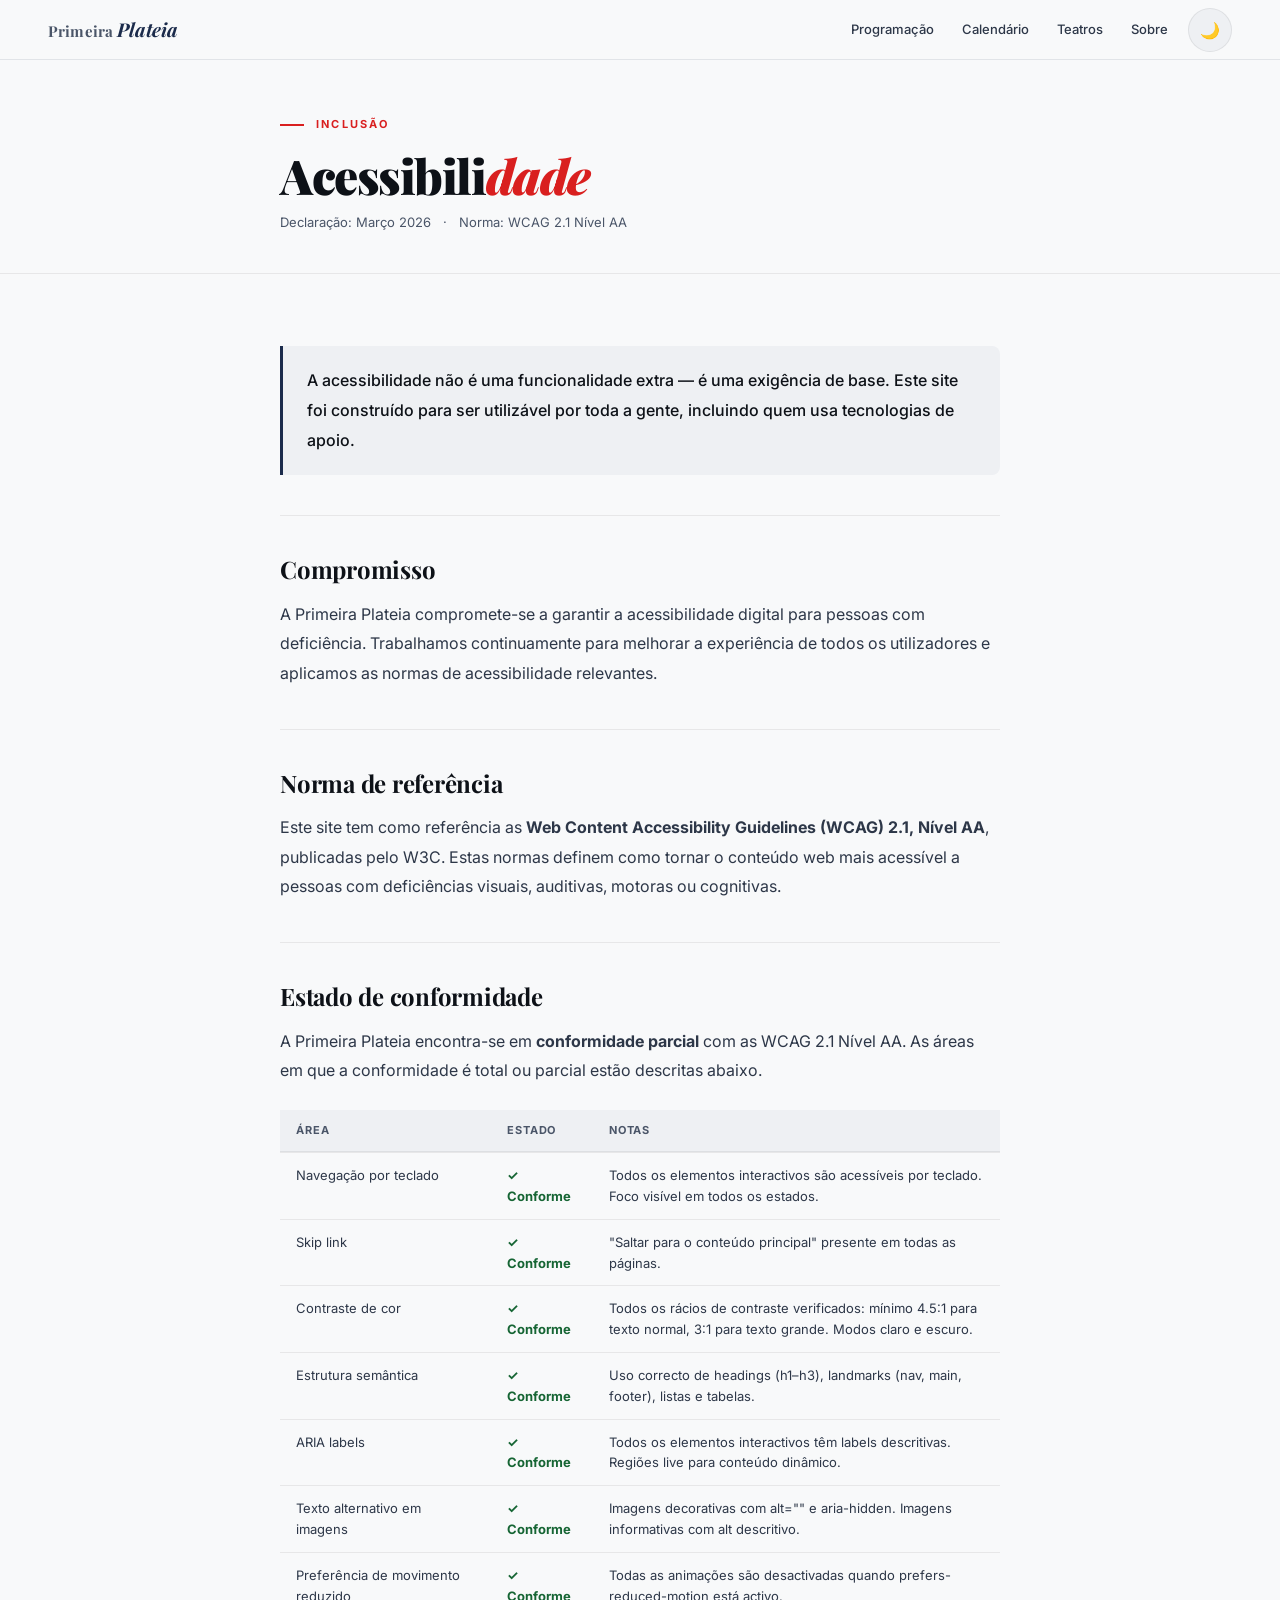
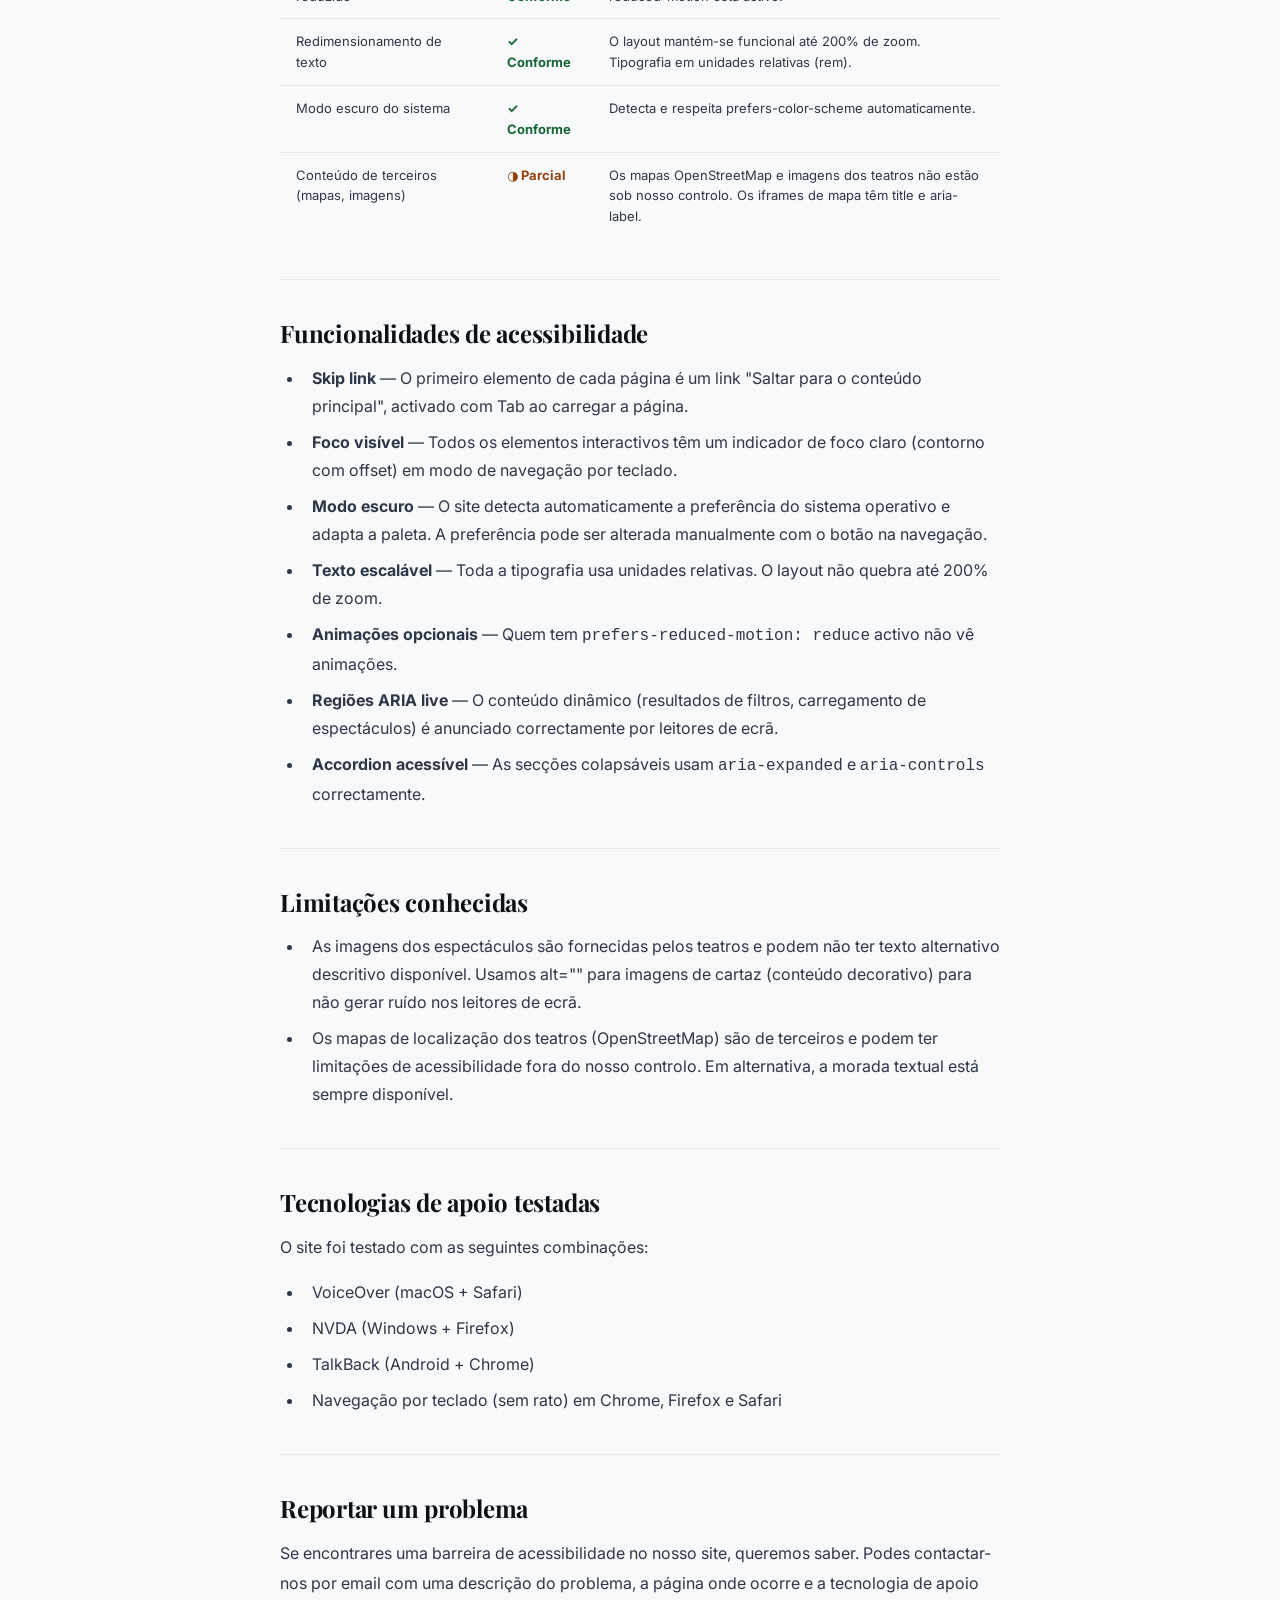
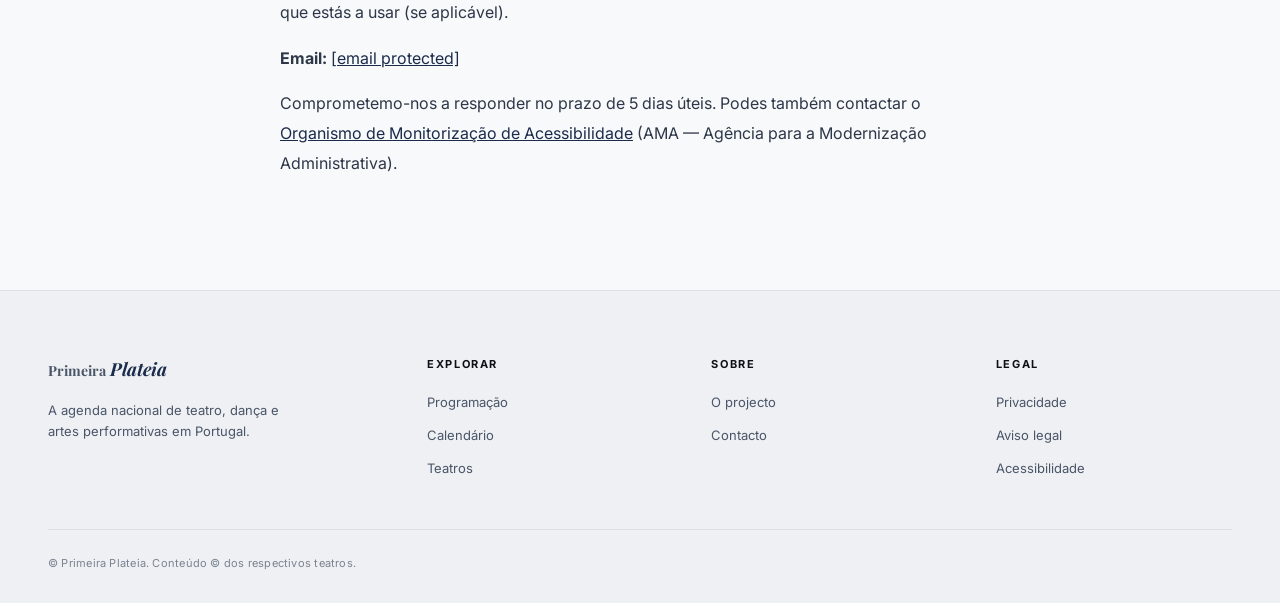
<file: acessibilidade/index.html>
<!DOCTYPE html>
<html lang="pt-PT">
<head>
<meta charset="UTF-8"/>
<meta name="viewport" content="width=device-width,initial-scale=1"/>
<title>Acessibilidade — Primeira Plateia</title>
<meta name="description" content="Declaração de acessibilidade da Primeira Plateia. Conformidade WCAG 2.1, funcionalidades e como reportar problemas."/>
<meta name="theme-color" content="#1B2B4B"/>
<meta name="robots" content="index, follow"/>
<link rel="canonical" href="https://www.primeiraplateia.pt/acessibilidade/"/>
<link rel="manifest" href="../manifest.webmanifest"/>
<link rel="apple-touch-icon" href="../icons/icon-192.png"/>
<link rel="preconnect" href="https://fonts.googleapis.com"/>
<link rel="preconnect" href="https://fonts.gstatic.com" crossorigin/>
<link rel="stylesheet" href="../fonts/fonts.css"/>
<link rel="stylesheet" href="../design/tokens.css"/>
<link rel="stylesheet" href="../design/base.css"/>
<script>(function(){var s=localStorage.getItem('pp-theme');var sys=window.matchMedia('(prefers-color-scheme: dark)').matches?'dark':'light';document.documentElement.setAttribute('data-theme',s||sys);})();</script>
<style>
.legal-hero{padding:calc(var(--nav-h) + var(--space-12)) var(--space-12) var(--space-10);border-bottom:1px solid var(--surface-card-border);background:var(--surface-bg);}
.legal-hero-inner{max-width:var(--max-w-text);margin:0 auto;}
.legal-hero h1{font-family:var(--ff-display);font-size:clamp(var(--text-3xl),5vw,var(--text-5xl));font-weight:900;letter-spacing:-.03em;line-height:1;color:var(--text-primary);margin-bottom:var(--space-3);}
.legal-hero h1 em{font-style:italic;color:var(--color-accent);}
.legal-meta{font-size:var(--text-sm);color:var(--text-muted);display:flex;align-items:center;gap:var(--space-3);}
.legal-body{padding:var(--space-12) var(--space-12) var(--space-24);}
.legal-body-inner{max-width:var(--max-w-text);margin:0 auto;}
.legal-body h2{font-family:var(--ff-display);font-size:var(--text-2xl);font-weight:700;letter-spacing:-.01em;color:var(--text-primary);margin:var(--space-10) 0 var(--space-4);padding-top:var(--space-10);border-top:1px solid var(--surface-card-border);}
.legal-body h2:first-child{margin-top:0;padding-top:0;border-top:none;}
.legal-body p{font-size:var(--text-base);line-height:1.85;color:var(--text-secondary);margin-bottom:var(--space-4);}
.legal-body ul{margin:var(--space-4) 0 var(--space-4) var(--space-6);display:flex;flex-direction:column;gap:var(--space-2);}
.legal-body li{font-size:var(--text-base);line-height:1.75;color:var(--text-secondary);list-style:disc;padding-left:var(--space-2);}
.legal-body a{color:var(--color-primary);text-decoration:underline;}
.legal-body a:hover{color:var(--color-accent);}
.legal-highlight{background:var(--surface-bg-2);border-left:3px solid var(--color-primary);border-radius:0 var(--radius-md) var(--radius-md) 0;padding:var(--space-5) var(--space-6);margin:var(--space-6) 0;}
.legal-highlight p{margin-bottom:0;font-weight:500;color:var(--text-primary);}

/* Tabela de conformidade */
.conformidade-table {
  width: 100%; border-collapse: collapse;
  margin: var(--space-6) 0;
  font-size: var(--text-sm);
}
.conformidade-table th {
  text-align: left;
  padding: var(--space-3) var(--space-4);
  background: var(--surface-bg-2);
  font-weight: 700; font-size: var(--text-xs);
  letter-spacing: .08em; text-transform: uppercase;
  color: var(--text-muted);
  border-bottom: 2px solid var(--surface-card-border);
}
.conformidade-table td {
  padding: var(--space-3) var(--space-4);
  border-bottom: 1px solid var(--surface-card-border);
  vertical-align: top; line-height: 1.6;
  color: var(--text-secondary);
}
.conformidade-table tr:last-child td { border-bottom: none; }
.status-ok { color: #166534; font-weight: 700; }
.status-partial { color: #92400E; font-weight: 700; }
[data-theme="dark"] .status-ok { color: #86EFAC; }
[data-theme="dark"] .status-partial { color: #FCD34D; }

@media(max-width:768px){
  .legal-hero,.legal-body{padding-left:var(--space-5);padding-right:var(--space-5);}
  .conformidade-table { font-size: var(--text-xs); }
  .conformidade-table th, .conformidade-table td { padding: var(--space-2) var(--space-3); }
}
</style>
</head>
<body>
<a class="skip-link" href="#main-content">Saltar para o conteúdo principal</a>
<nav class="nav" role="navigation" aria-label="Navegação principal">
  <a class="nav-brand" href="../" aria-label="Primeira Plateia — página inicial">
    <span class="nav-brand-primeira">Primeira</span>
    <span class="nav-brand-plateia">Plateia</span>
  </a>
  <div class="nav-right">
    <ul class="nav-links" id="nav-menu" role="list">
      <li><a href="../programacao/">Programação</a></li>
      <li><a href="../calendario/">Calendário</a></li>
      <li><a href="../teatros/">Teatros</a></li>
      <li><a href="../sobre/">Sobre</a></li>
    </ul>
    <button class="theme-btn" id="theme-toggle" aria-label="Mudar para modo escuro" data-tip="Modo escuro">
      <span class="i-moon" aria-hidden="true">🌙</span>
      <span class="i-sun" aria-hidden="true">☀️</span>
    </button>
    <button class="nav-toggle" id="nav-toggle" aria-label="Abrir menu" aria-expanded="false" aria-controls="nav-menu">☰</button>
  </div>
</nav>
<main id="main-content">
  <header class="legal-hero">
    <div class="legal-hero-inner">
      <p class="section-label" aria-hidden="true">Inclusão</p>
      <h1>Acessibili<em>dade</em></h1>
      <p class="legal-meta">
        <span>Declaração: Março 2026</span>
        <span aria-hidden="true">·</span>
        <span>Norma: WCAG 2.1 Nível AA</span>
      </p>
    </div>
  </header>
  <div class="legal-body">
    <div class="legal-body-inner">

      <div class="legal-highlight">
        <p>A acessibilidade não é uma funcionalidade extra — é uma exigência de base. Este site foi construído para ser utilizável por toda a gente, incluindo quem usa tecnologias de apoio.</p>
      </div>

      <h2>Compromisso</h2>
      <p>A Primeira Plateia compromete-se a garantir a acessibilidade digital para pessoas com deficiência. Trabalhamos continuamente para melhorar a experiência de todos os utilizadores e aplicamos as normas de acessibilidade relevantes.</p>

      <h2>Norma de referência</h2>
      <p>Este site tem como referência as <strong>Web Content Accessibility Guidelines (WCAG) 2.1, Nível AA</strong>, publicadas pelo W3C. Estas normas definem como tornar o conteúdo web mais acessível a pessoas com deficiências visuais, auditivas, motoras ou cognitivas.</p>

      <h2>Estado de conformidade</h2>
      <p>A Primeira Plateia encontra-se em <strong>conformidade parcial</strong> com as WCAG 2.1 Nível AA. As áreas em que a conformidade é total ou parcial estão descritas abaixo.</p>

      <table class="conformidade-table" aria-label="Estado de conformidade por área">
        <thead>
          <tr>
            <th scope="col">Área</th>
            <th scope="col">Estado</th>
            <th scope="col">Notas</th>
          </tr>
        </thead>
        <tbody>
          <tr>
            <td>Navegação por teclado</td>
            <td><span class="status-ok">✓ Conforme</span></td>
            <td>Todos os elementos interactivos são acessíveis por teclado. Foco visível em todos os estados.</td>
          </tr>
          <tr>
            <td>Skip link</td>
            <td><span class="status-ok">✓ Conforme</span></td>
            <td>"Saltar para o conteúdo principal" presente em todas as páginas.</td>
          </tr>
          <tr>
            <td>Contraste de cor</td>
            <td><span class="status-ok">✓ Conforme</span></td>
            <td>Todos os rácios de contraste verificados: mínimo 4.5:1 para texto normal, 3:1 para texto grande. Modos claro e escuro.</td>
          </tr>
          <tr>
            <td>Estrutura semântica</td>
            <td><span class="status-ok">✓ Conforme</span></td>
            <td>Uso correcto de headings (h1–h3), landmarks (nav, main, footer), listas e tabelas.</td>
          </tr>
          <tr>
            <td>ARIA labels</td>
            <td><span class="status-ok">✓ Conforme</span></td>
            <td>Todos os elementos interactivos têm labels descritivas. Regiões live para conteúdo dinâmico.</td>
          </tr>
          <tr>
            <td>Texto alternativo em imagens</td>
            <td><span class="status-ok">✓ Conforme</span></td>
            <td>Imagens decorativas com alt="" e aria-hidden. Imagens informativas com alt descritivo.</td>
          </tr>
          <tr>
            <td>Preferência de movimento reduzido</td>
            <td><span class="status-ok">✓ Conforme</span></td>
            <td>Todas as animações são desactivadas quando prefers-reduced-motion está activo.</td>
          </tr>
          <tr>
            <td>Redimensionamento de texto</td>
            <td><span class="status-ok">✓ Conforme</span></td>
            <td>O layout mantém-se funcional até 200% de zoom. Tipografia em unidades relativas (rem).</td>
          </tr>
          <tr>
            <td>Modo escuro do sistema</td>
            <td><span class="status-ok">✓ Conforme</span></td>
            <td>Detecta e respeita prefers-color-scheme automaticamente.</td>
          </tr>
          <tr>
            <td>Conteúdo de terceiros (mapas, imagens)</td>
            <td><span class="status-partial">◑ Parcial</span></td>
            <td>Os mapas OpenStreetMap e imagens dos teatros não estão sob nosso controlo. Os iframes de mapa têm title e aria-label.</td>
          </tr>
        </tbody>
      </table>

      <h2>Funcionalidades de acessibilidade</h2>
      <ul>
        <li><strong>Skip link</strong> — O primeiro elemento de cada página é um link "Saltar para o conteúdo principal", activado com Tab ao carregar a página.</li>
        <li><strong>Foco visível</strong> — Todos os elementos interactivos têm um indicador de foco claro (contorno com offset) em modo de navegação por teclado.</li>
        <li><strong>Modo escuro</strong> — O site detecta automaticamente a preferência do sistema operativo e adapta a paleta. A preferência pode ser alterada manualmente com o botão na navegação.</li>
        <li><strong>Texto escalável</strong> — Toda a tipografia usa unidades relativas. O layout não quebra até 200% de zoom.</li>
        <li><strong>Animações opcionais</strong> — Quem tem <code>prefers-reduced-motion: reduce</code> activo não vê animações.</li>
        <li><strong>Regiões ARIA live</strong> — O conteúdo dinâmico (resultados de filtros, carregamento de espectáculos) é anunciado correctamente por leitores de ecrã.</li>
        <li><strong>Accordion acessível</strong> — As secções colapsáveis usam <code>aria-expanded</code> e <code>aria-controls</code> correctamente.</li>
      </ul>

      <h2>Limitações conhecidas</h2>
      <ul>
        <li>As imagens dos espectáculos são fornecidas pelos teatros e podem não ter texto alternativo descritivo disponível. Usamos alt="" para imagens de cartaz (conteúdo decorativo) para não gerar ruído nos leitores de ecrã.</li>
        <li>Os mapas de localização dos teatros (OpenStreetMap) são de terceiros e podem ter limitações de acessibilidade fora do nosso controlo. Em alternativa, a morada textual está sempre disponível.</li>
      </ul>

      <h2>Tecnologias de apoio testadas</h2>
      <p>O site foi testado com as seguintes combinações:</p>
      <ul>
        <li>VoiceOver (macOS + Safari)</li>
        <li>NVDA (Windows + Firefox)</li>
        <li>TalkBack (Android + Chrome)</li>
        <li>Navegação por teclado (sem rato) em Chrome, Firefox e Safari</li>
      </ul>

      <h2>Reportar um problema</h2>
      <p>Se encontrares uma barreira de acessibilidade no nosso site, queremos saber. Podes contactar-nos por email com uma descrição do problema, a página onde ocorre e a tecnologia de apoio que estás a usar (se aplicável).</p>
      <p><strong>Email:</strong> <a href="/cdn-cgi/l/email-protection#5b3d3a3932341b2b2932363e32293a2b373a2f3e323a752b2f"><span class="__cf_email__" data-cfemail="81e7e0e3e8eec1f1f3e8ece4e8f3e0f1ede0f5e4e8e0aff1f5">[email&#160;protected]</span></a></p>
      <p>Comprometemo-nos a responder no prazo de 5 dias úteis. Podes também contactar o <a href="https://www.acessibilidade.gov.pt" target="_blank" rel="noopener">Organismo de Monitorização de Acessibilidade</a> (AMA — Agência para a Modernização Administrativa).</p>

    </div>
  </div>
</main>
<footer class="footer" role="contentinfo">
  <div class="footer-inner">
    <div class="footer-brand-col">
      <div class="footer-brand"><span class="footer-brand-primeira">Primeira</span><span class="footer-brand-plateia">Plateia</span></div>
      <p class="footer-tagline">A agenda nacional de teatro, dança e artes performativas em Portugal.</p>
    </div>
    <div><p class="footer-col-title">Explorar</p><nav class="footer-col-links" aria-label="Explorar"><a href="../programacao/">Programação</a><a href="../calendario/">Calendário</a><a href="../teatros/">Teatros</a></nav></div>
    <div><p class="footer-col-title">Sobre</p><nav class="footer-col-links" aria-label="Sobre"><a href="../sobre/">O projecto</a><a href="mailto:fabio@primeiraplateia.pt">Contacto</a></nav></div>
    <div><p class="footer-col-title">Legal</p><nav class="footer-col-links" aria-label="Legal"><a href="../privacidade/">Privacidade</a><a href="../aviso-legal/">Aviso legal</a><a href="../acessibilidade/" aria-current="page">Acessibilidade</a></nav></div>
  </div>
  <div class="footer-bottom">
    <p class="footer-legal">© <span id="footer-year"></span> Primeira Plateia. Conteúdo © dos respectivos teatros.</p>
  </div>
</footer>
<script>
(function(){
  var themeBtn=document.getElementById('theme-toggle'),html=document.documentElement;
  themeBtn.addEventListener('click',function(){var next=html.getAttribute('data-theme')==='dark'?'light':'dark';html.setAttribute('data-theme',next);localStorage.setItem('pp-theme',next);themeBtn.setAttribute('aria-label',next==='dark'?'Mudar para modo claro':'Mudar para modo escuro');});
  var nt=document.getElementById('nav-toggle'),nm=document.getElementById('nav-menu');
  nt.addEventListener('click',function(){var o=nm.classList.toggle('open');nt.setAttribute('aria-expanded',o);nt..getAttribute('data-theme')==='dark'?'light':'dark';html.setAttribute('data-theme',next);localStorage.setItem('pp-theme',next);themeBtn.setAttribute('aria-label',next==='dark'?'Mudar para modo claro':'Mudar para modo escuro');});
  var nt=document.getElementById('nav-toggle'),nm=document.getElementById('nav-menu');
  nt.addEventListener('click',function(){var o=nm.classList.toggle('open');nt.setAttribute('aria-expanded',o);nt.textContent=o?'✕':'☰';});
  document.addEventListener('click',function(e){if(!nm.contains(e.target)&&!nt.contains(e.target)){nm.classList.remove('open');nt.setAttribute('aria-expanded','false');nt.textContent='☰';}});
  document.getElementById('footer-year').textContent=new Date().getFullYear();
})();
</script>
</body>
</html>
</file>
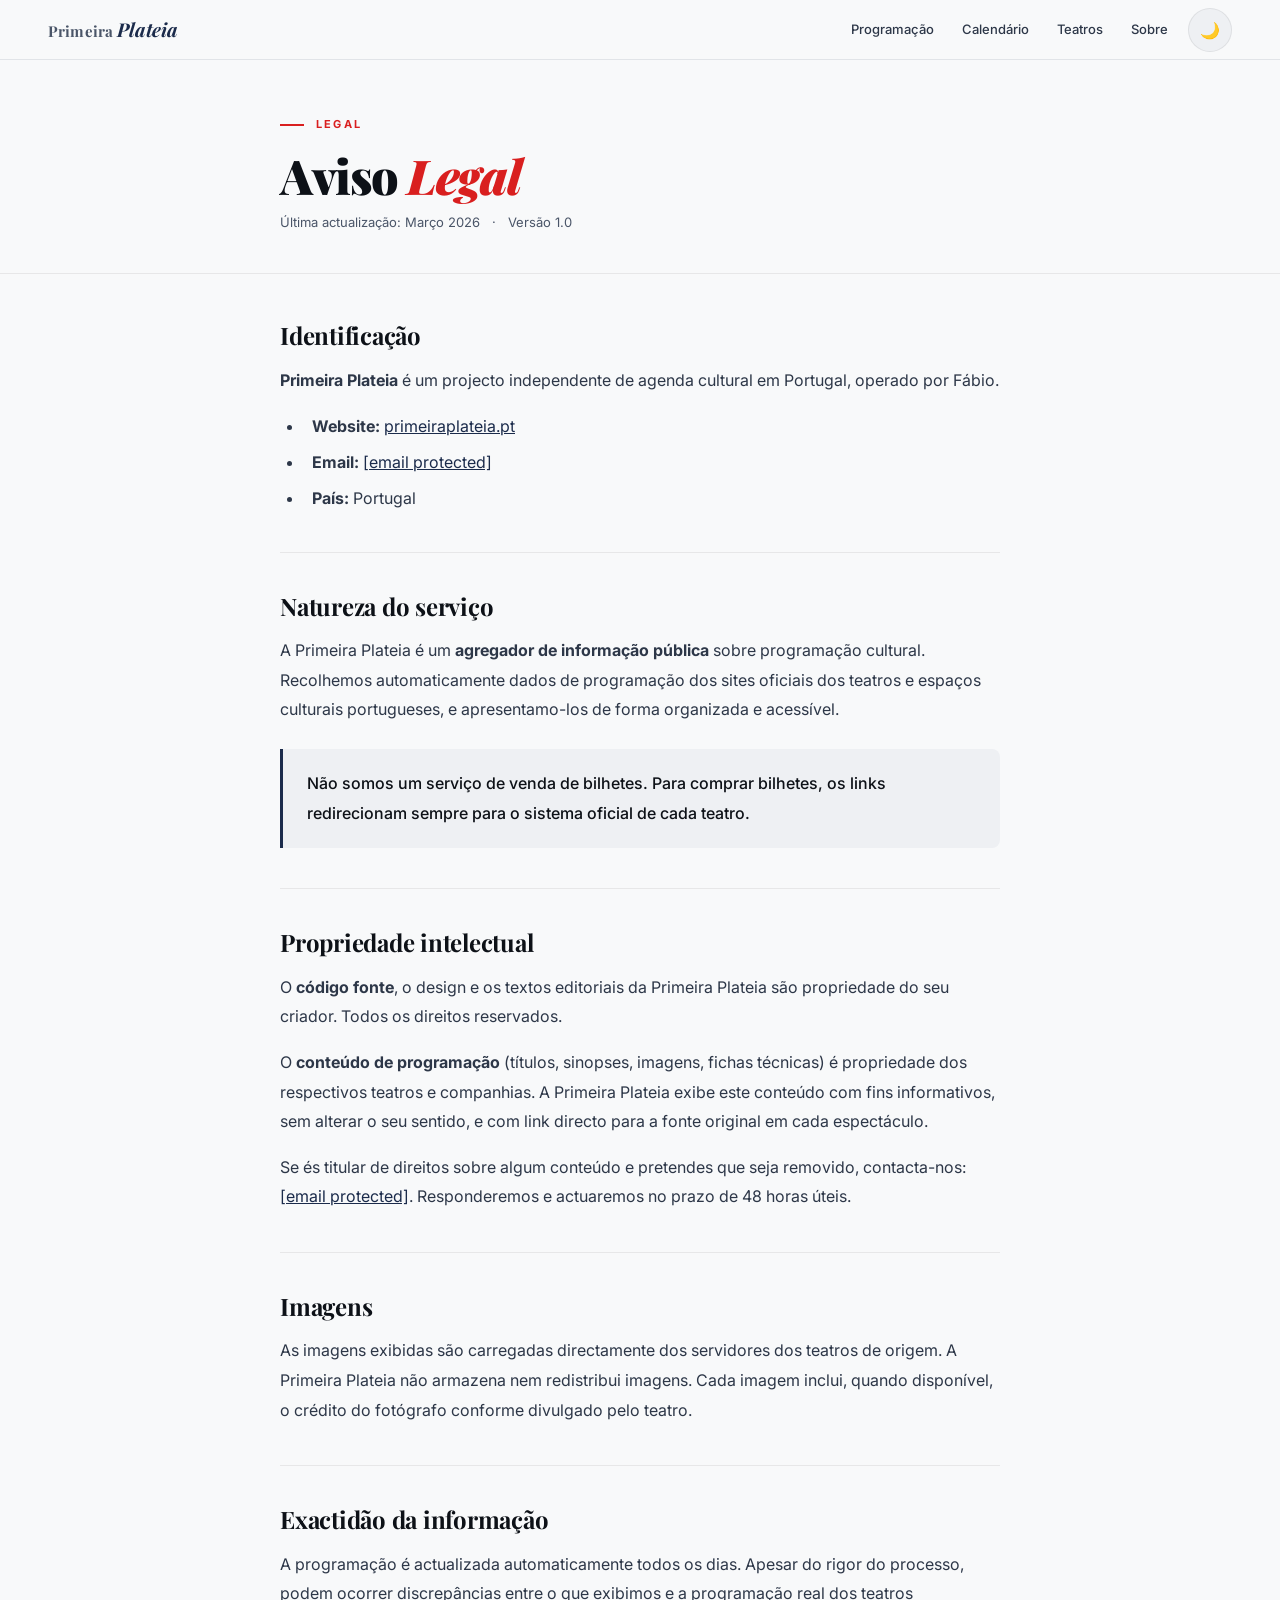
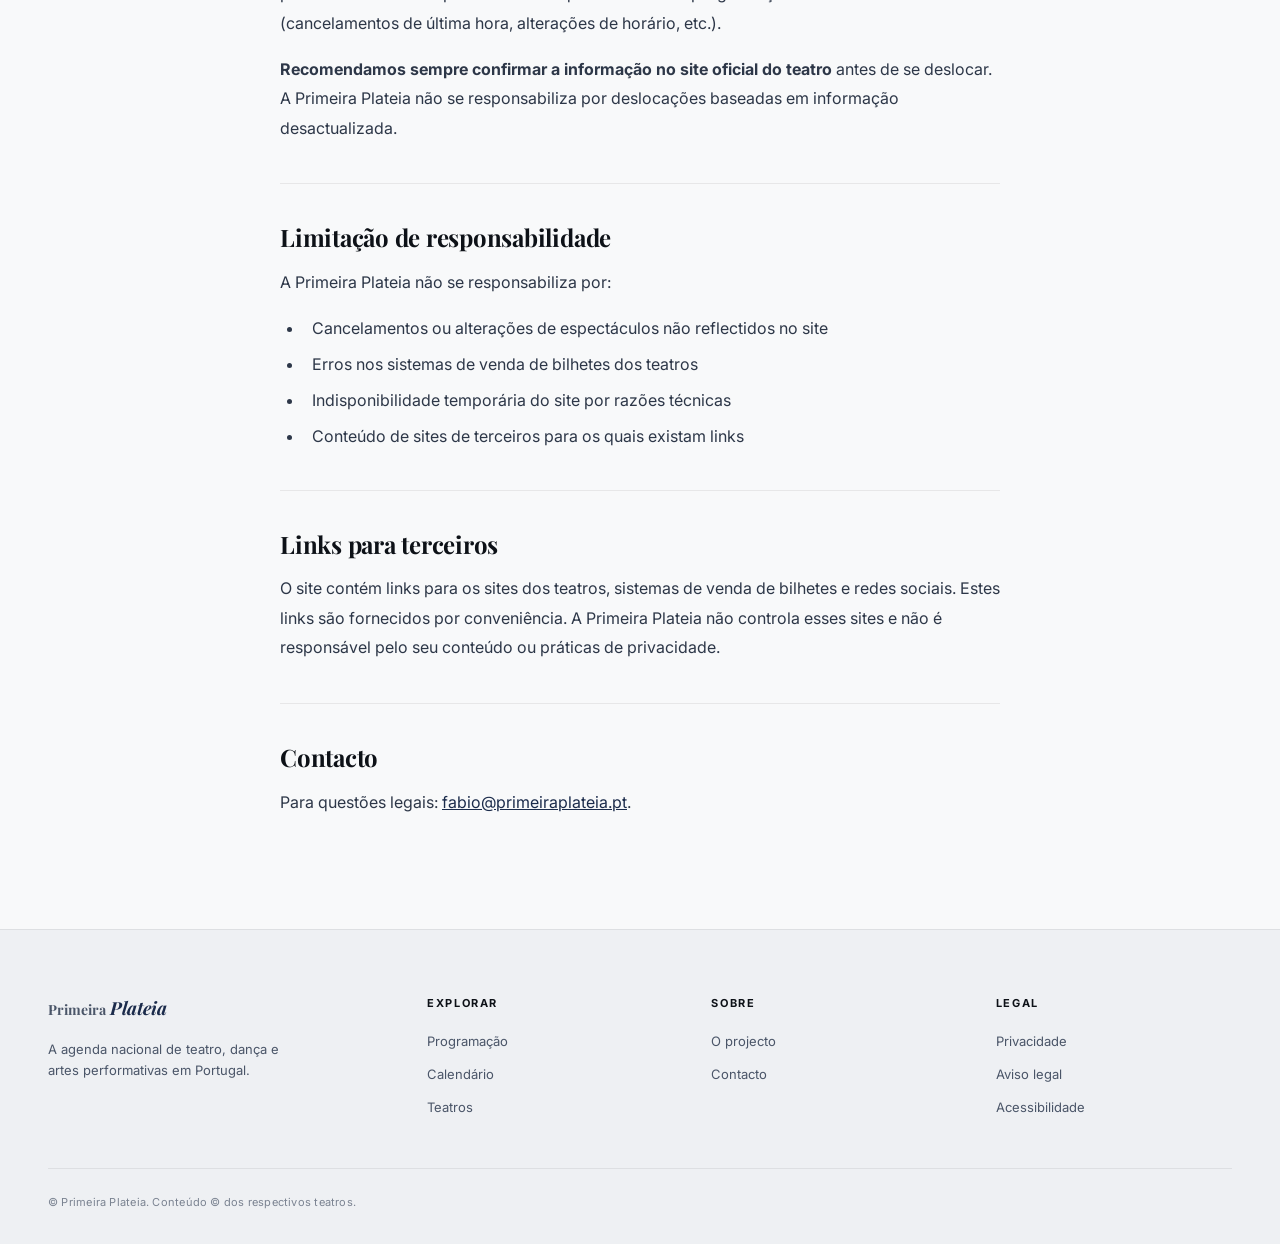
<file: aviso-legal/index.html>
<!DOCTYPE html>
<html lang="pt-PT">
<head>
<meta charset="UTF-8"/>
<meta name="viewport" content="width=device-width,initial-scale=1"/>
<title>Aviso Legal — Primeira Plateia</title>
<meta name="description" content="Aviso legal da Primeira Plateia. Termos de utilização, responsabilidade e propriedade intelectual."/>
<meta name="theme-color" content="#1B2B4B"/>
<meta name="robots" content="noindex, follow"/>
<link rel="canonical" href="https://www.primeiraplateia.pt/aviso-legal/"/>
<link rel="manifest" href="../manifest.webmanifest"/>
<link rel="apple-touch-icon" href="../icons/icon-192.png"/>
<link rel="preconnect" href="https://fonts.googleapis.com"/>
<link rel="preconnect" href="https://fonts.gstatic.com" crossorigin/>
<link rel="stylesheet" href="../fonts/fonts.css"/>
<link rel="stylesheet" href="../design/tokens.css"/>
<link rel="stylesheet" href="../design/base.css"/>
<script>(function(){var s=localStorage.getItem('pp-theme');var sys=window.matchMedia('(prefers-color-scheme: dark)').matches?'dark':'light';document.documentElement.setAttribute('data-theme',s||sys);})();</script>
<style>
.legal-hero{padding:calc(var(--nav-h) + var(--space-12)) var(--space-12) var(--space-10);border-bottom:1px solid var(--surface-card-border);background:var(--surface-bg);}
.legal-hero-inner{max-width:var(--max-w-text);margin:0 auto;}
.legal-hero h1{font-family:var(--ff-display);font-size:clamp(var(--text-3xl),5vw,var(--text-5xl));font-weight:900;letter-spacing:-.03em;line-height:1;color:var(--text-primary);margin-bottom:var(--space-3);}
.legal-hero h1 em{font-style:italic;color:var(--color-accent);}
.legal-meta{font-size:var(--text-sm);color:var(--text-muted);display:flex;align-items:center;gap:var(--space-3);}
.legal-body{padding:var(--space-12) var(--space-12) var(--space-24);}
.legal-body-inner{max-width:var(--max-w-text);margin:0 auto;}
.legal-body h2{font-family:var(--ff-display);font-size:var(--text-2xl);font-weight:700;letter-spacing:-.01em;color:var(--text-primary);margin:var(--space-10) 0 var(--space-4);padding-top:var(--space-10);border-top:1px solid var(--surface-card-border);}
.legal-body h2:first-child{margin-top:0;padding-top:0;border-top:none;}
.legal-body p{font-size:var(--text-base);line-height:1.85;color:var(--text-secondary);margin-bottom:var(--space-4);}
.legal-body ul{margin:var(--space-4) 0 var(--space-4) var(--space-6);display:flex;flex-direction:column;gap:var(--space-2);}
.legal-body li{font-size:var(--text-base);line-height:1.75;color:var(--text-secondary);list-style:disc;padding-left:var(--space-2);}
.legal-body a{color:var(--color-primary);text-decoration:underline;transition:color var(--transition-fast);}
.legal-body a:hover{color:var(--color-accent);}
.legal-highlight{background:var(--surface-bg-2);border-left:3px solid var(--color-primary);border-radius:0 var(--radius-md) var(--radius-md) 0;padding:var(--space-5) var(--space-6);margin:var(--space-6) 0;}
.legal-highlight p{margin-bottom:0;font-weight:500;color:var(--text-primary);}
@media(max-width:768px){.legal-hero,.legal-body{padding-left:var(--space-5);padding-right:var(--space-5);}}
</style>
</head>
<body>
<a class="skip-link" href="#main-content">Saltar para o conteúdo principal</a>
<nav class="nav" role="navigation" aria-label="Navegação principal">
  <a class="nav-brand" href="../" aria-label="Primeira Plateia — página inicial">
    <span class="nav-brand-primeira">Primeira</span>
    <span class="nav-brand-plateia">Plateia</span>
  </a>
  <div class="nav-right">
    <ul class="nav-links" id="nav-menu" role="list">
      <li><a href="../programacao/">Programação</a></li>
      <li><a href="../calendario/">Calendário</a></li>
      <li><a href="../teatros/">Teatros</a></li>
      <li><a href="../sobre/">Sobre</a></li>
    </ul>
    <button class="theme-btn" id="theme-toggle" aria-label="Mudar para modo escuro" data-tip="Modo escuro">
      <span class="i-moon" aria-hidden="true">🌙</span>
      <span class="i-sun" aria-hidden="true">☀️</span>
    </button>
    <button class="nav-toggle" id="nav-toggle" aria-label="Abrir menu" aria-expanded="false" aria-controls="nav-menu">☰</button>
  </div>
</nav>
<main id="main-content">
  <header class="legal-hero">
    <div class="legal-hero-inner">
      <p class="section-label" aria-hidden="true">Legal</p>
      <h1>Aviso <em>Legal</em></h1>
      <p class="legal-meta">
        <span>Última actualização: Março 2026</span>
        <span aria-hidden="true">·</span>
        <span>Versão 1.0</span>
      </p>
    </div>
  </header>
  <div class="legal-body">
    <div class="legal-body-inner">

      <h2>Identificação</h2>
      <p><strong>Primeira Plateia</strong> é um projecto independente de agenda cultural em Portugal, operado por Fábio.</p>
      <ul>
        <li><strong>Website:</strong> <a href="https://www.primeiraplateia.pt">primeiraplateia.pt</a></li>
        <li><strong>Email:</strong> <a href="/cdn-cgi/l/email-protection#6d0b0c0f04022d1d1f040008041f0c1d010c1908040c431d19"><span class="__cf_email__" data-cfemail="264047444f496656544f4b434f5447564a4752434f47085652">[email&#160;protected]</span></a></li>
        <li><strong>País:</strong> Portugal</li>
      </ul>

      <h2>Natureza do serviço</h2>
      <p>A Primeira Plateia é um <strong>agregador de informação pública</strong> sobre programação cultural. Recolhemos automaticamente dados de programação dos sites oficiais dos teatros e espaços culturais portugueses, e apresentamo-los de forma organizada e acessível.</p>

      <div class="legal-highlight">
        <p>Não somos um serviço de venda de bilhetes. Para comprar bilhetes, os links redirecionam sempre para o sistema oficial de cada teatro.</p>
      </div>

      <h2>Propriedade intelectual</h2>
      <p>O <strong>código fonte</strong>, o design e os textos editoriais da Primeira Plateia são propriedade do seu criador. Todos os direitos reservados.</p>
      <p>O <strong>conteúdo de programação</strong> (títulos, sinopses, imagens, fichas técnicas) é propriedade dos respectivos teatros e companhias. A Primeira Plateia exibe este conteúdo com fins informativos, sem alterar o seu sentido, e com link directo para a fonte original em cada espectáculo.</p>
      <p>Se és titular de direitos sobre algum conteúdo e pretendes que seja removido, contacta-nos: <a href="/cdn-cgi/l/email-protection#90f6f1f2f9ffd0e0e2f9fdf5f9e2f1e0fcf1e4f5f9f1bee0e4"><span class="__cf_email__" data-cfemail="fd9b9c9f9492bd8d8f949098948f9c8d919c8998949cd38d89">[email&#160;protected]</span></a>. Responderemos e actuaremos no prazo de 48 horas úteis.</p>

      <h2>Imagens</h2>
      <p>As imagens exibidas são carregadas directamente dos servidores dos teatros de origem. A Primeira Plateia não armazena nem redistribui imagens. Cada imagem inclui, quando disponível, o crédito do fotógrafo conforme divulgado pelo teatro.</p>

      <h2>Exactidão da informação</h2>
      <p>A programação é actualizada automaticamente todos os dias. Apesar do rigor do processo, podem ocorrer discrepâncias entre o que exibimos e a programação real dos teatros (cancelamentos de última hora, alterações de horário, etc.).</p>
      <p><strong>Recomendamos sempre confirmar a informação no site oficial do teatro</strong> antes de se deslocar. A Primeira Plateia não se responsabiliza por deslocações baseadas em informação desactualizada.</p>

      <h2>Limitação de responsabilidade</h2>
      <p>A Primeira Plateia não se responsabiliza por:</p>
      <ul>
        <li>Cancelamentos ou alterações de espectáculos não reflectidos no site</li>
        <li>Erros nos sistemas de venda de bilhetes dos teatros</li>
        <li>Indisponibilidade temporária do site por razões técnicas</li>
        <li>Conteúdo de sites de terceiros para os quais existam links</li>
      </ul>

      <h2>Links para terceiros</h2>
      <p>O site contém links para os sites dos teatros, sistemas de venda de bilhetes e redes sociais. Estes links são fornecidos por conveniência. A Primeira Plateia não controla esses sites e não é responsável pelo seu conteúdo ou práticas de privacidade.</p>

      <h2>Contacto</h2>
      <p>Para questões legais: <a href="mailto:fabio@primeiraplateia.pt">fabio@primeiraplateia.pt</a>.</p>

    </div>
  </div>
</main>
<footer class="footer" role="contentinfo">
  <div class="footer-inner">
    <div class="footer-brand-col">
      <div class="footer-brand"><span class="footer-brand-primeira">Primeira</span><span class="footer-brand-plateia">Plateia</span></div>
      <p class="footer-tagline">A agenda nacional de teatro, dança e artes performativas em Portugal.</p>
    </div>
    <div><p class="footer-col-title">Explorar</p><nav class="footer-col-links" aria-label="Explorar"><a href="../programacao/">Programação</a><a href="../calendario/">Calendário</a><a href="../teatros/">Teatros</a></nav></div>
    <div><p class="footer-col-title">Sobre</p><nav class="footer-col-links" aria-label="Sobre"><a href="../sobre/">O projecto</a><a href="mailto:fabio@primeiraplateia.pt">Contacto</a></nav></div>
    <div><p class="footer-col-title">Legal</p><nav class="footer-col-links" aria-label="Legal"><a href="../privacidade/">Privacidade</a><a href="../aviso-legal/" aria-current="page">Aviso legal</a><a href="../acessibilidade/">Acessibilidade</a></nav></div>
  </div>
  <div class="footer-bottom">
    <p class="footer-legal">© <span id="footer-year"></span> Primeira Plateia. Conteúdo © dos respectivos teatros.</p>
  </div>
</footer>
<script>
(function(){
  var themeBtn=document.getElementById('theme-toggle'),html=document.documentElement;
  themeBtn.addEventListener('click',function(){var next=html.getAttribute('data-theme')==='dark'?'light':'dark';html.setAttribute('data-theme',next);localStorage.setItem('pp-theme',next);themeBtn.setAttribute('aria-label',next==='dark'
})();
</script>
</body>
</html>
</file>
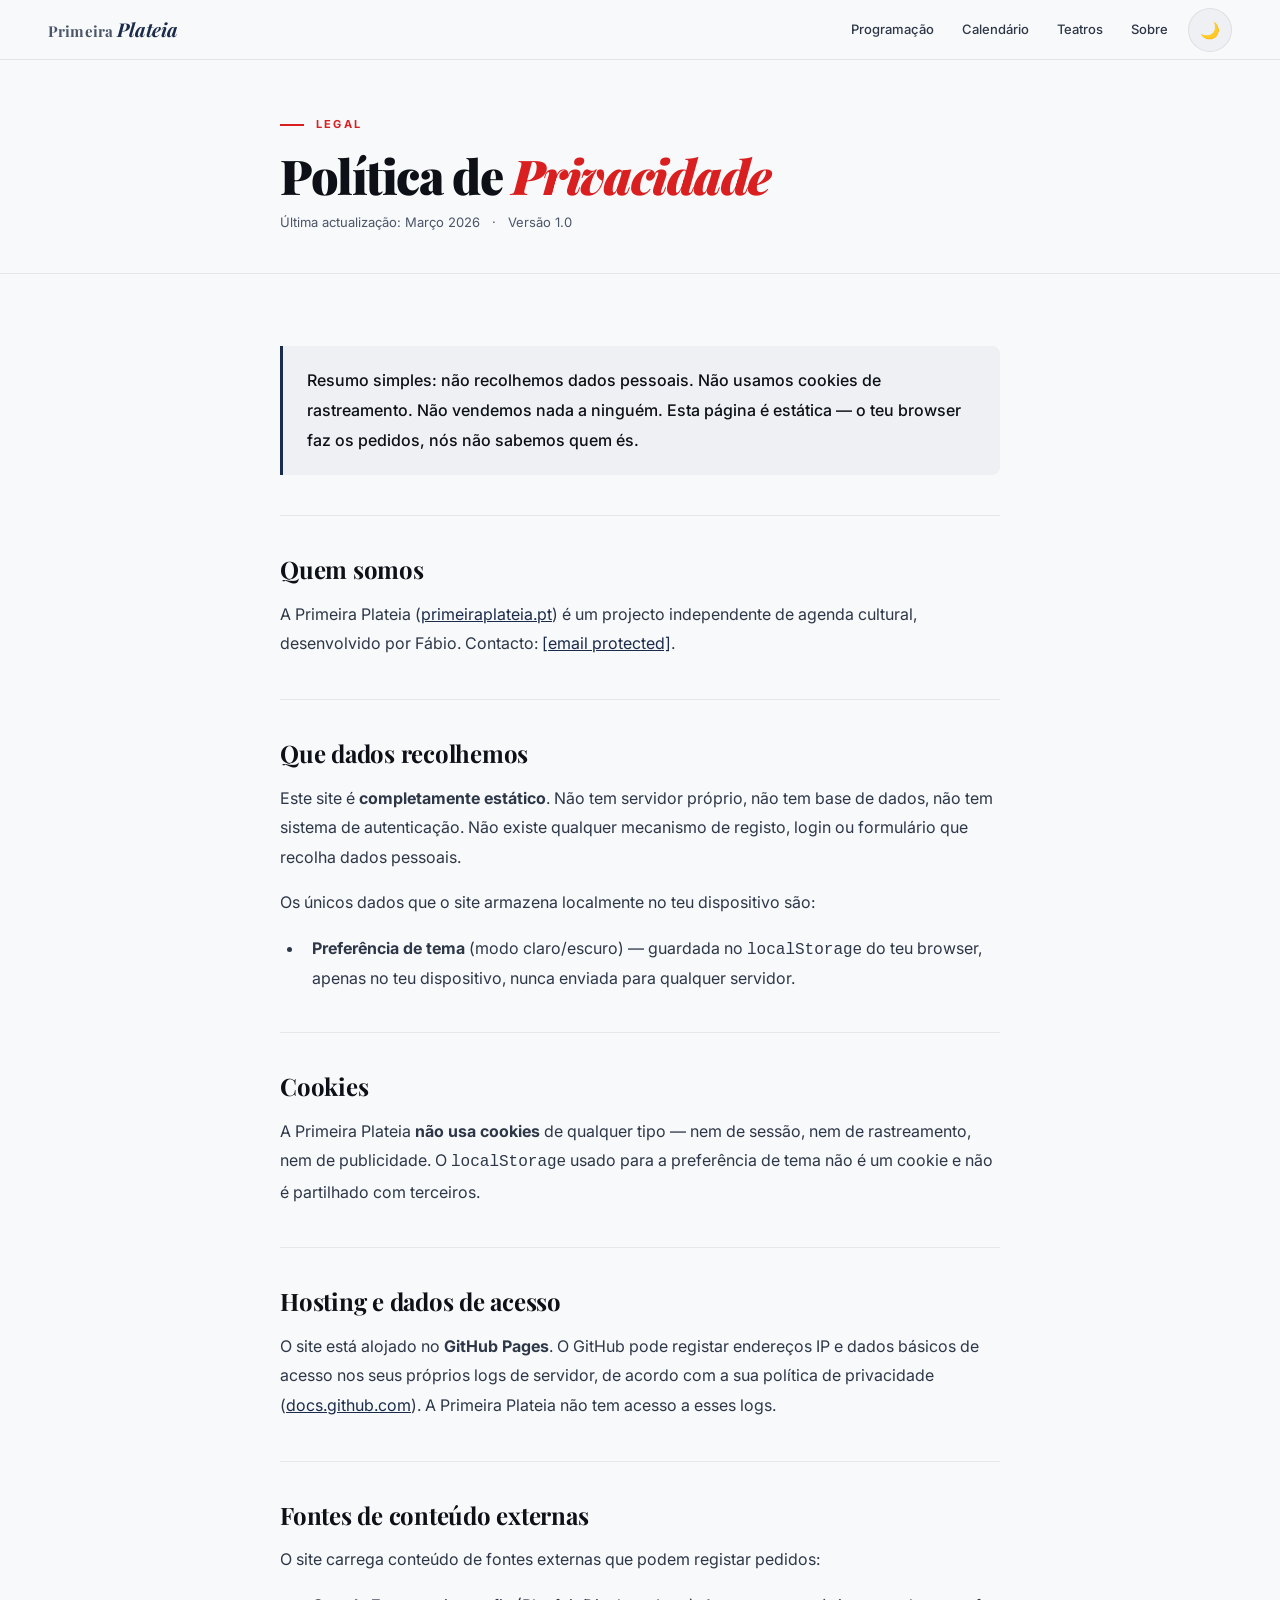
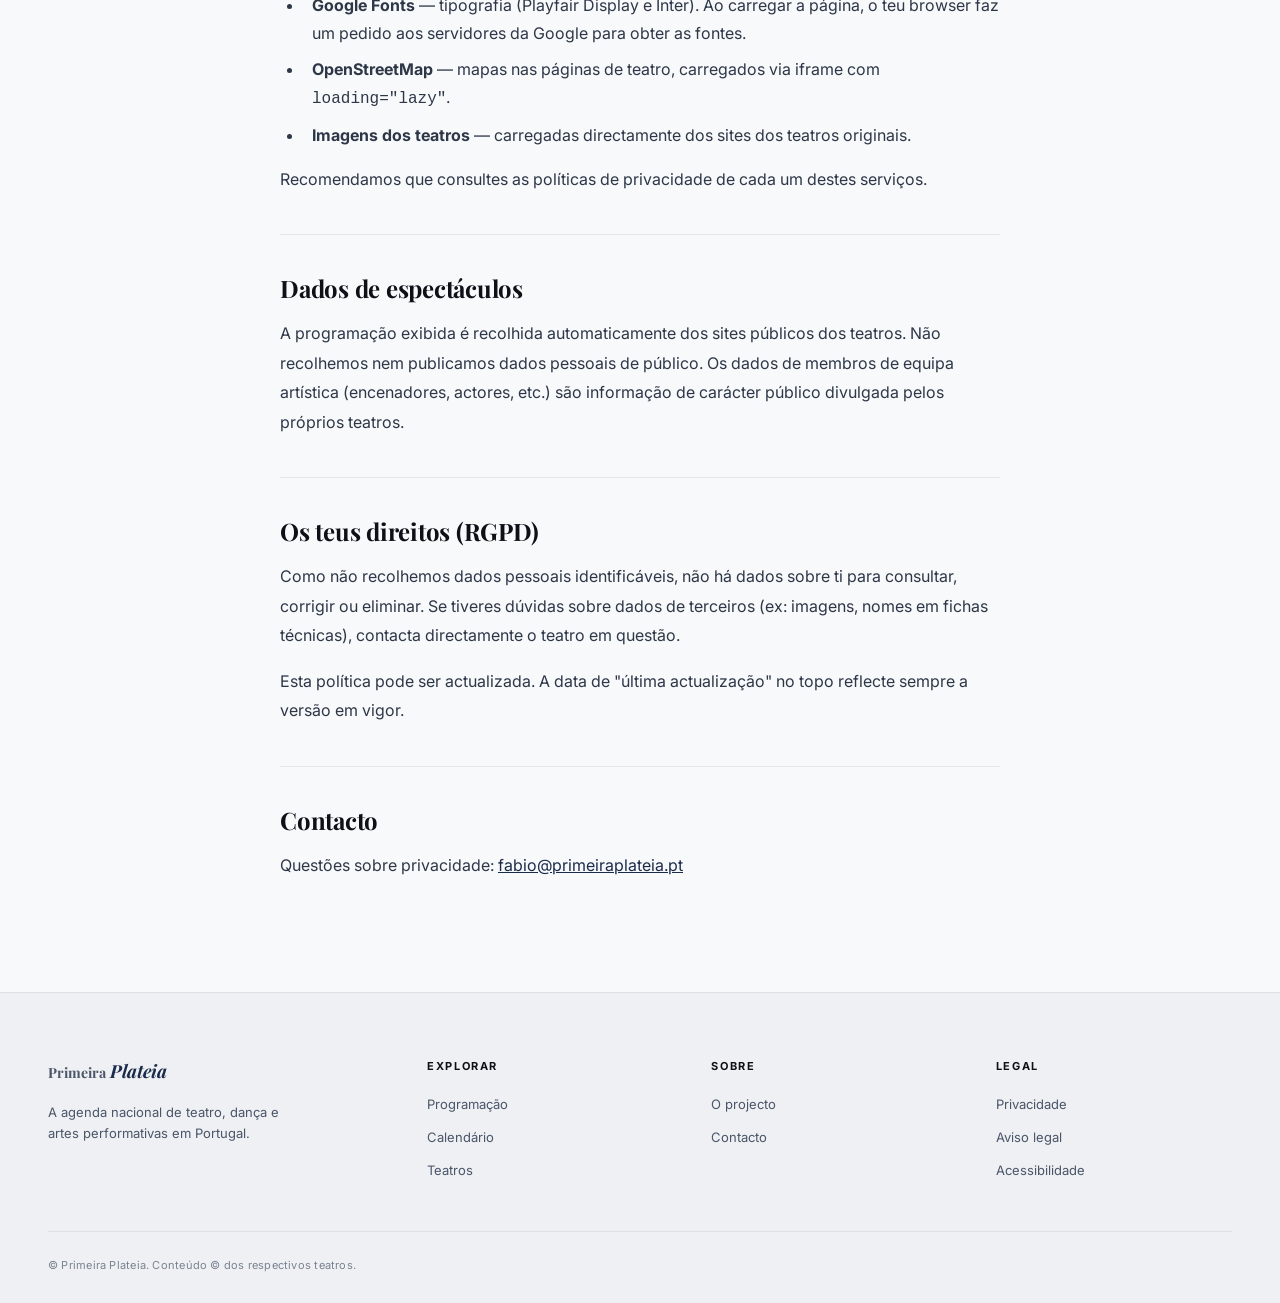
<file: privacidade/index.html>
<!DOCTYPE html>
<html lang="pt-PT">
<head>
<meta charset="UTF-8"/>
<meta name="viewport" content="width=device-width,initial-scale=1"/>
<title>Política de Privacidade — Primeira Plateia</title>
<meta name="description" content="Política de privacidade da Primeira Plateia. Como tratamos os teus dados."/>
<meta name="theme-color" content="#1B2B4B"/>
<meta name="robots" content="noindex, follow"/>
<link rel="canonical" href="https://www.primeiraplateia.pt/privacidade/"/>
<link rel="manifest" href="../manifest.webmanifest"/>
<link rel="apple-touch-icon" href="../icons/icon-192.png"/>
<link rel="preconnect" href="https://fonts.googleapis.com"/>
<link rel="preconnect" href="https://fonts.gstatic.com" crossorigin/>
<link rel="stylesheet" href="../fonts/fonts.css"/>
<link rel="stylesheet" href="../design/tokens.css"/>
<link rel="stylesheet" href="../design/base.css"/>
<script>(function(){var s=localStorage.getItem('pp-theme');var sys=window.matchMedia('(prefers-color-scheme: dark)').matches?'dark':'light';document.documentElement.setAttribute('data-theme',s||sys);})();</script>
<style>
.legal-hero {
  padding: calc(var(--nav-h) + var(--space-12)) var(--space-12) var(--space-10);
  border-bottom: 1px solid var(--surface-card-border);
  background: var(--surface-bg);
}
.legal-hero-inner { max-width: var(--max-w-text); margin: 0 auto; }
.legal-hero h1 {
  font-family: var(--ff-display);
  font-size: clamp(var(--text-3xl), 5vw, var(--text-5xl));
  font-weight: 900; letter-spacing: -.03em; line-height: 1;
  color: var(--text-primary); margin-bottom: var(--space-3);
}
.legal-hero h1 em { font-style: italic; color: var(--color-accent); }
.legal-meta {
  font-size: var(--text-sm); color: var(--text-muted);
  display: flex; align-items: center; gap: var(--space-3);
}
.legal-body {
  padding: var(--space-12) var(--space-12) var(--space-24);
}
.legal-body-inner {
  max-width: var(--max-w-text);
  margin: 0 auto;
}
.legal-body h2 {
  font-family: var(--ff-display);
  font-size: var(--text-2xl); font-weight: 700;
  letter-spacing: -.01em; color: var(--text-primary);
  margin: var(--space-10) 0 var(--space-4);
  padding-top: var(--space-10);
  border-top: 1px solid var(--surface-card-border);
}
.legal-body h2:first-child { margin-top: 0; padding-top: 0; border-top: none; }
.legal-body p {
  font-size: var(--text-base); line-height: 1.85;
  color: var(--text-secondary); margin-bottom: var(--space-4);
}
.legal-body ul {
  margin: var(--space-4) 0 var(--space-4) var(--space-6);
  display: flex; flex-direction: column; gap: var(--space-2);
}
.legal-body li {
  font-size: var(--text-base); line-height: 1.75;
  color: var(--text-secondary);
  list-style: disc;
  padding-left: var(--space-2);
}
.legal-body a {
  color: var(--color-primary); text-decoration: underline;
  transition: color var(--transition-fast);
}
.legal-body a:hover { color: var(--color-accent); }
.legal-highlight {
  background: var(--surface-bg-2);
  border-left: 3px solid var(--color-primary);
  border-radius: 0 var(--radius-md) var(--radius-md) 0;
  padding: var(--space-5) var(--space-6);
  margin: var(--space-6) 0;
}
.legal-highlight p { margin-bottom: 0; font-weight: 500; color: var(--text-primary); }
@media (max-width: 768px) {
  .legal-hero, .legal-body { padding-left: var(--space-5); padding-right: var(--space-5); }
}
</style>
</head>
<body>
<a class="skip-link" href="#main-content">Saltar para o conteúdo principal</a>
<nav class="nav" role="navigation" aria-label="Navegação principal">
  <a class="nav-brand" href="../" aria-label="Primeira Plateia — página inicial">
    <span class="nav-brand-primeira">Primeira</span>
    <span class="nav-brand-plateia">Plateia</span>
  </a>
  <div class="nav-right">
    <ul class="nav-links" id="nav-menu" role="list">
      <li><a href="../programacao/">Programação</a></li>
      <li><a href="../calendario/">Calendário</a></li>
      <li><a href="../teatros/">Teatros</a></li>
      <li><a href="../sobre/">Sobre</a></li>
    </ul>
    <button class="theme-btn" id="theme-toggle" aria-label="Mudar para modo escuro" data-tip="Modo escuro">
      <span class="i-moon" aria-hidden="true">🌙</span>
      <span class="i-sun" aria-hidden="true">☀️</span>
    </button>
    <button class="nav-toggle" id="nav-toggle" aria-label="Abrir menu" aria-expanded="false" aria-controls="nav-menu">☰</button>
  </div>
</nav>
<main id="main-content">
  <header class="legal-hero">
    <div class="legal-hero-inner">
      <p class="section-label" aria-hidden="true">Legal</p>
      <h1>Política de <em>Privacidade</em></h1>
      <p class="legal-meta">
        <span>Última actualização: Março 2026</span>
        <span aria-hidden="true">·</span>
        <span>Versão 1.0</span>
      </p>
    </div>
  </header>
  <div class="legal-body">
    <div class="legal-body-inner">

      <div class="legal-highlight">
        <p>Resumo simples: não recolhemos dados pessoais. Não usamos cookies de rastreamento. Não vendemos nada a ninguém. Esta página é estática — o teu browser faz os pedidos, nós não sabemos quem és.</p>
      </div>

      <h2>Quem somos</h2>
      <p>A Primeira Plateia (<a href="https://www.primeiraplateia.pt">primeiraplateia.pt</a>) é um projecto independente de agenda cultural, desenvolvido por Fábio. Contacto: <a href="/cdn-cgi/l/email-protection#4e282f2c27210e3e3c27232b273c2f3e222f3a2b272f603e3a"><span class="__cf_email__" data-cfemail="3a5c5b5853557a4a4853575f53485b4a565b4e5f535b144a4e">[email&#160;protected]</span></a>.</p>

      <h2>Que dados recolhemos</h2>
      <p>Este site é <strong>completamente estático</strong>. Não tem servidor próprio, não tem base de dados, não tem sistema de autenticação. Não existe qualquer mecanismo de registo, login ou formulário que recolha dados pessoais.</p>
      <p>Os únicos dados que o site armazena localmente no teu dispositivo são:</p>
      <ul>
        <li><strong>Preferência de tema</strong> (modo claro/escuro) — guardada no <code>localStorage</code> do teu browser, apenas no teu dispositivo, nunca enviada para qualquer servidor.</li>
      </ul>

      <h2>Cookies</h2>
      <p>A Primeira Plateia <strong>não usa cookies</strong> de qualquer tipo — nem de sessão, nem de rastreamento, nem de publicidade. O <code>localStorage</code> usado para a preferência de tema não é um cookie e não é partilhado com terceiros.</p>

      <h2>Hosting e dados de acesso</h2>
      <p>O site está alojado no <strong>GitHub Pages</strong>. O GitHub pode registar endereços IP e dados básicos de acesso nos seus próprios logs de servidor, de acordo com a sua política de privacidade (<a href="https://docs.github.com/en/site-policy/privacy-policies/github-general-privacy-statement" target="_blank" rel="noopener">docs.github.com</a>). A Primeira Plateia não tem acesso a esses logs.</p>

      <h2>Fontes de conteúdo externas</h2>
      <p>O site carrega conteúdo de fontes externas que podem registar pedidos:</p>
      <ul>
        <li><strong>Google Fonts</strong> — tipografia (Playfair Display e Inter). Ao carregar a página, o teu browser faz um pedido aos servidores da Google para obter as fontes.</li>
        <li><strong>OpenStreetMap</strong> — mapas nas páginas de teatro, carregados via iframe com <code>loading="lazy"</code>.</li>
        <li><strong>Imagens dos teatros</strong> — carregadas directamente dos sites dos teatros originais.</li>
      </ul>
      <p>Recomendamos que consultes as políticas de privacidade de cada um destes serviços.</p>

      <h2>Dados de espectáculos</h2>
      <p>A programação exibida é recolhida automaticamente dos sites públicos dos teatros. Não recolhemos nem publicamos dados pessoais de público. Os dados de membros de equipa artística (encenadores, actores, etc.) são informação de carácter público divulgada pelos próprios teatros.</p>

      <h2>Os teus direitos (RGPD)</h2>
      <p>Como não recolhemos dados pessoais identificáveis, não há dados sobre ti para consultar, corrigir ou eliminar. Se tiveres dúvidas sobre dados de terceiros (ex: imagens, nomes em fichas técnicas), contacta directamente o teatro em questão.</p>
      <p>Esta política pode ser actualizada. A data de "última actualização" no topo reflecte sempre a versão em vigor.</p>

      <h2>Contacto</h2>
      <p>Questões sobre privacidade: <a href="mailto:fabio@primeiraplateia.pt">fabio@primeiraplateia.pt</a></p>

    </div>
  </div>
</main>
<footer class="footer" role="contentinfo">
  <div class="footer-inner">
    <div class="footer-brand-col">
      <div class="footer-brand">
        <span class="footer-brand-primeira">Primeira</span>
        <span class="footer-brand-plateia">Plateia</span>
      </div>
      <p class="footer-tagline">A agenda nacional de teatro, dança e artes performativas em Portugal.</p>
    </div>
    <div>
      <p class="footer-col-title">Explorar</p>
      <nav class="footer-col-links" aria-label="Explorar"><a href="../programacao/">Programação</a><a href="../calendario/">Calendário</a><a href="../teatros/">Teatros</a></nav>
    </div>
    <div>
      <p class="footer-col-title">Sobre</p>
      <nav class="footer-col-links" aria-label="Sobre"><a href="../sobre/">O projecto</a><a href="mailto:fabio@primeiraplateia.pt">Contacto</a></nav>
    </div>
    <div>
      <p class="footer-col-title">Legal</p>
      <nav class="footer-col-links" aria-label="Legal"><a href="../privacidade/" aria-current="page">Privacidade</a><a href="../aviso-legal/">Aviso legal</a><a href="../acessibilidade/">Acessibilidade</a></nav>
    </div>
  </div>
  <div class="footer-bottom">
    <p class="footer-legal">© <span id="footer-year"></span> Primeira Plateia. Conteúdo © dos respectivos teatros.</p>
  </div>
</footer>
<script>
(function(){
  var themeBtn=document.getElementById('theme-toggle'),html=document.documentElement;
  themeBtn.addEventListener('click',function(){var next=html.getAttribute('data-theme')==='dark'?'light':'dark';html.setAttribute('data-theme',next);localStorage.setItem('pp-theme',next);themeBtn.setAttribute('aria-label',next==='dark'
})();
</script>
</body>
</html>
</file>
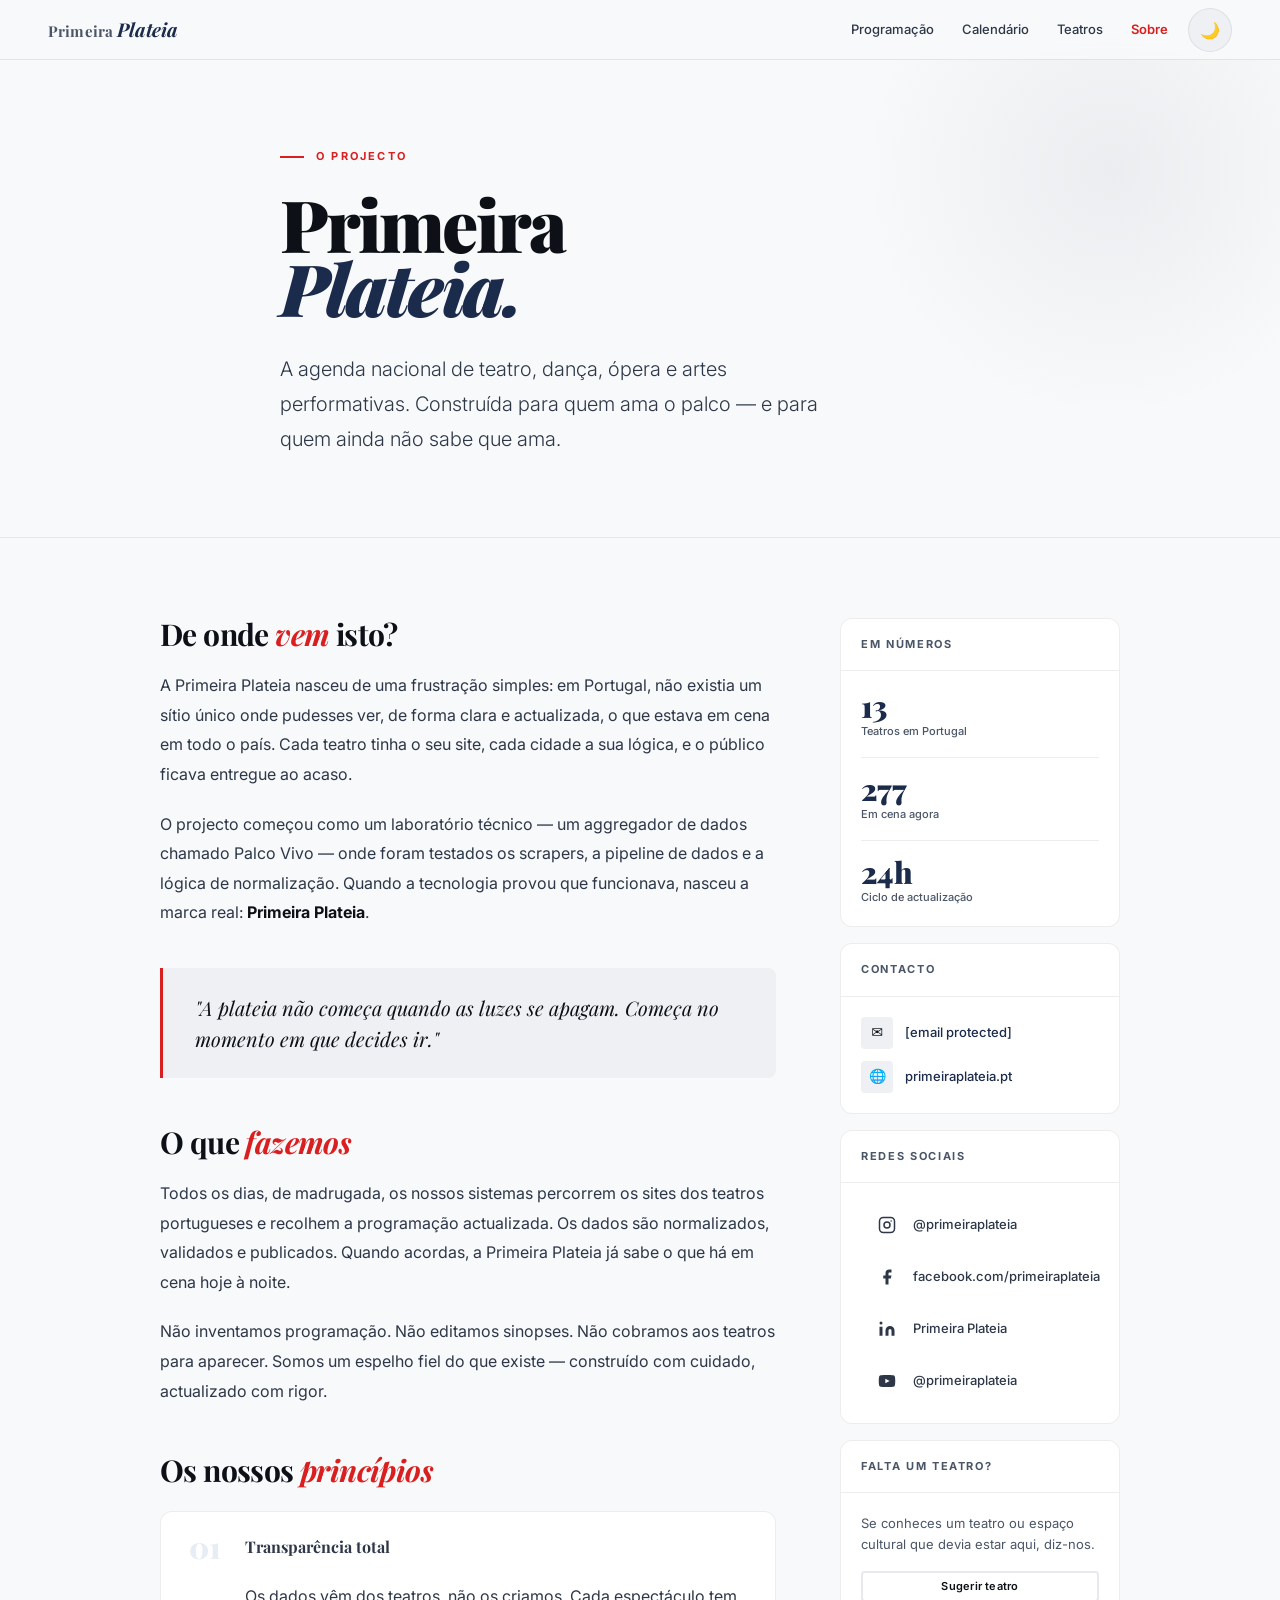
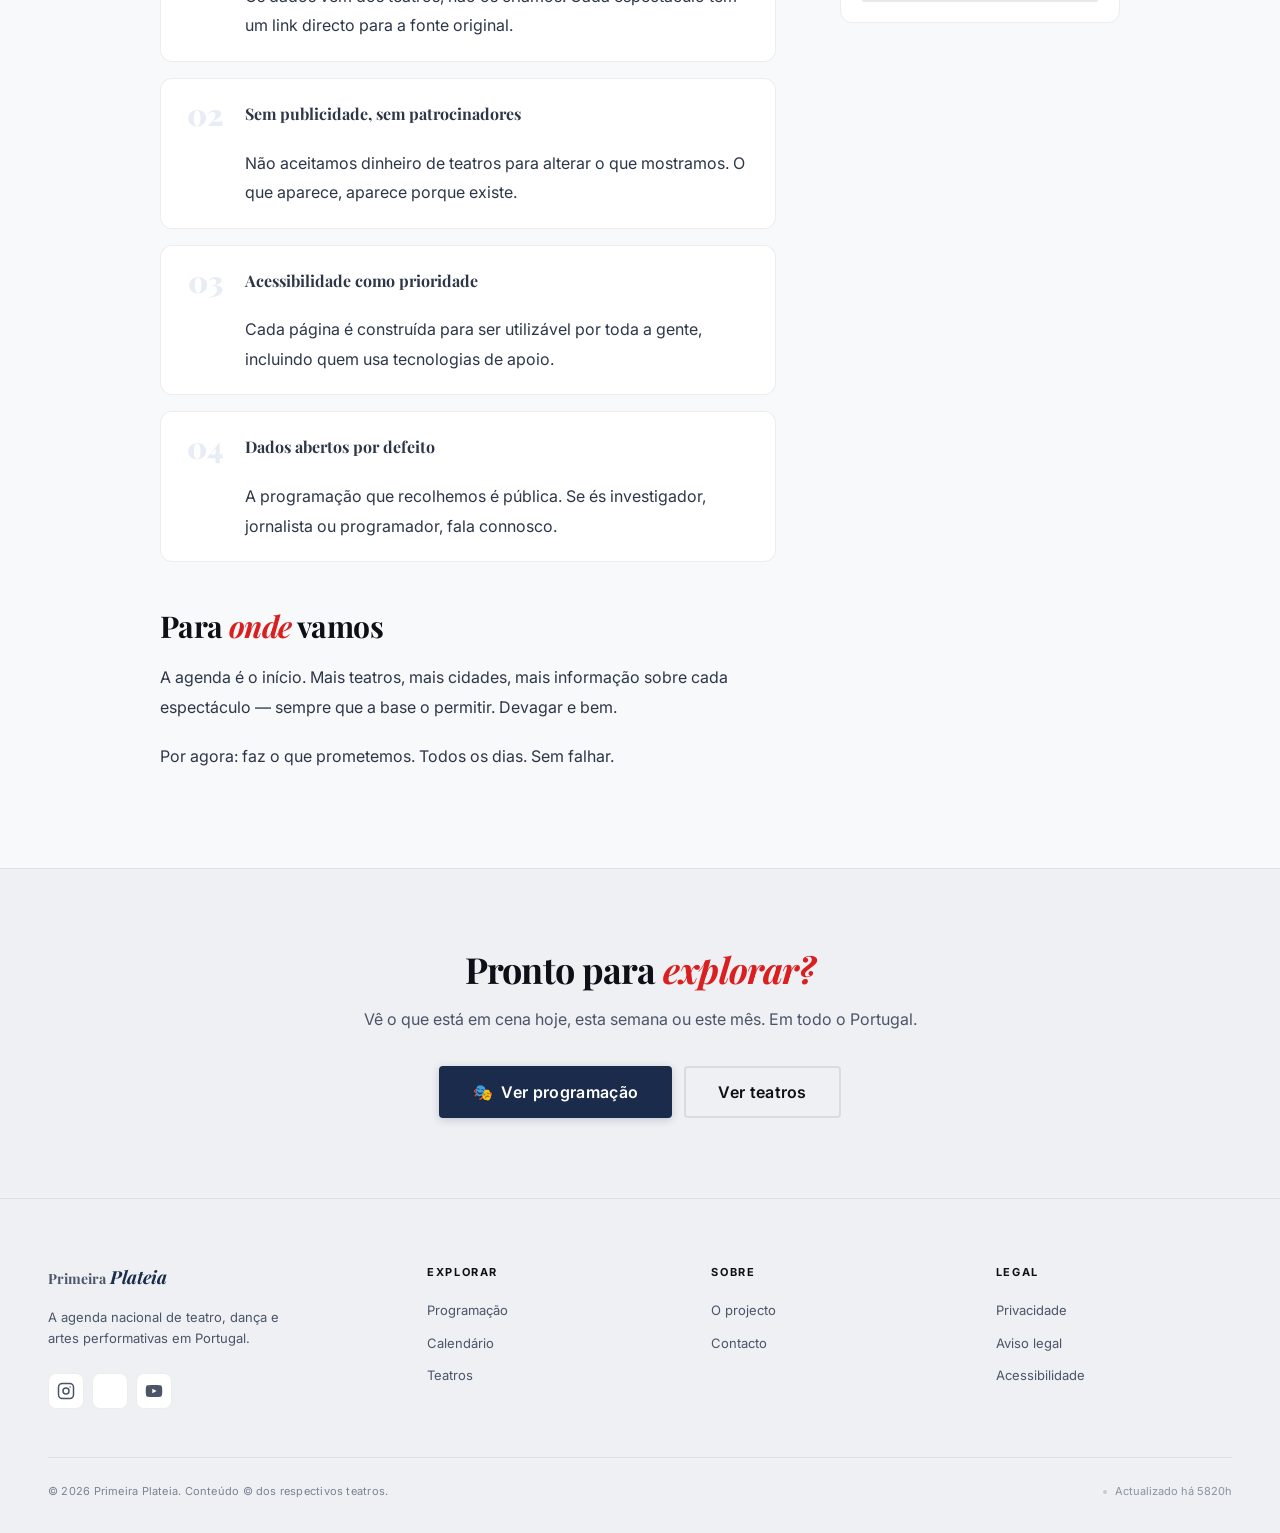
<file: sobre/index.html>
<!DOCTYPE html>
<html lang="pt-PT">
<head>
<meta charset="UTF-8"/>
<meta name="viewport" content="width=device-width,initial-scale=1"/>
<title>Sobre — Primeira Plateia</title>
<meta name="description" content="A história e a missão da Primeira Plateia — a agenda nacional de teatro, dança e artes performativas em Portugal."/>
<meta name="theme-color" content="#1B2B4B"/>
<meta name="robots" content="index, follow"/>
<link rel="canonical" href="https://www.primeiraplateia.pt/sobre/"/>
<meta property="og:title" content="Sobre — Primeira Plateia"/>
<meta property="og:description" content="A história e a missão da Primeira Plateia — a agenda nacional de teatro, dança e artes performativas em Portugal."/>
<meta property="og:url" content="https://www.primeiraplateia.pt/sobre/"/>
<meta property="og:type" content="website"/>
<meta property="og:locale" content="pt_PT"/>
<link rel="manifest" href="../manifest.webmanifest"/>
<link rel="apple-touch-icon" href="../icons/icon-192.png"/>
<link rel="preconnect" href="https://fonts.googleapis.com"/>
<link rel="preconnect" href="https://fonts.gstatic.com" crossorigin/>
<link rel="stylesheet" href="../fonts/fonts.css"/>
<link rel="stylesheet" href="../design/tokens.css"/>
<link rel="stylesheet" href="../design/base.css"/>
<script>(function(){var s=localStorage.getItem('pp-theme');var sys=window.matchMedia('(prefers-color-scheme: dark)').matches?'dark':'light';document.documentElement.setAttribute('data-theme',s||sys);})();</script>

<script type="application/ld+json">
{
  "@context": "https://schema.org",
  "@type": "AboutPage",
  "name": "Sobre — Primeira Plateia",
  "url": "https://www.primeiraplateia.pt/sobre/",
  "description": "A história e missão da Primeira Plateia.",
  "publisher": {
    "@type": "Organization",
    "name": "Primeira Plateia",
    "url": "https://www.primeiraplateia.pt",
    "email": "fabio@primeiraplateia.pt",
    "sameAs": [
      "https://instagram.com/primeiraplateia",
      "https://facebook.com/primeiraplateia",
      "https://linkedin.com/company/primeiraplateia",
      "https://youtube.com/@primeiraplateia"
    ]
  }
}
</script>

<style>
/* ── HERO EDITORIAL ─────────────────────────────────────────── */
.sobre-hero {
  padding: calc(var(--nav-h) + var(--space-20)) var(--space-12) var(--space-20);
  background: var(--surface-bg);
  position: relative;
  overflow: hidden;
  border-bottom: 1px solid var(--surface-card-border);
}

/* Elemento decorativo de fundo */
.sobre-hero::before {
  content: '';
  position: absolute;
  top: -80px; right: -80px;
  width: 500px; height: 500px;
  border-radius: 50%;
  background: radial-gradient(ellipse, rgba(27,43,75,.06) 0%, transparent 70%);
  pointer-events: none;
}

[data-theme="dark"] .sobre-hero::before {
  background: radial-gradient(ellipse, rgba(74,111,165,.08) 0%, transparent 70%);
}

.sobre-hero-inner {
  max-width: var(--max-w-text);
  margin: 0 auto;
  position: relative;
  z-index: 1;
}

.sobre-kicker {
  display: inline-flex;
  align-items: center;
  gap: var(--space-3);
  font-size: var(--text-xs);
  font-weight: 700;
  letter-spacing: .2em;
  text-transform: uppercase;
  color: var(--color-accent);
  margin-bottom: var(--space-6);
}

.sobre-kicker::before {
  content: '';
  width: 24px; height: 2px;
  background: var(--color-accent);
  display: block;
}

.sobre-hero-title {
  font-family: var(--ff-display);
  font-size: clamp(var(--text-4xl), 7vw, var(--text-7xl));
  font-weight: 900;
  letter-spacing: -.04em;
  line-height: .9;
  color: var(--text-primary);
  margin-bottom: var(--space-8);
}

.sobre-hero-title em {
  font-style: italic;
  color: var(--color-primary);
  display: block;
}

[data-theme="dark"] .sobre-hero-title em {
  color: var(--color-primary);
}

.sobre-hero-lead {
  font-size: clamp(var(--text-lg), 2.2vw, var(--text-xl));
  line-height: 1.75;
  color: var(--text-secondary);
  font-weight: 300;
  max-width: 580px;
}

/* ── CORPO DO ARTIGO ────────────────────────────────────────── */
.sobre-body {
  padding: var(--space-20) var(--space-12) var(--space-24);
}

.sobre-body-inner {
  max-width: var(--max-w-tight);
  margin: 0 auto;
  display: grid;
  grid-template-columns: 1fr 280px;
  gap: var(--space-16);
  align-items: start;
}

/* Artigo principal */
.sobre-article {
  max-width: var(--max-w-text);
}

.sobre-article h2 {
  font-family: var(--ff-display);
  font-size: var(--text-3xl);
  font-weight: 700;
  letter-spacing: -.02em;
  line-height: 1.1;
  color: var(--text-primary);
  margin-top: var(--space-12);
  margin-bottom: var(--space-5);
}

.sobre-article h2:first-child { margin-top: 0; }

.sobre-article h2 em {
  font-style: italic;
  color: var(--color-accent);
}

.sobre-article p {
  font-size: var(--text-base);
  line-height: 1.85;
  color: var(--text-secondary);
  margin-bottom: var(--space-5);
}

.sobre-article p:last-child { margin-bottom: 0; }

.sobre-article strong {
  font-weight: 700;
  color: var(--text-primary);
}

/* Citação / pull quote */
.sobre-quote {
  margin: var(--space-10) 0;
  padding: var(--space-6) var(--space-8);
  border-left: 3px solid var(--color-accent);
  background: var(--surface-bg-2);
  border-radius: 0 var(--radius-md) var(--radius-md) 0;
}

.sobre-quote p {
  font-family: var(--ff-display);
  font-size: var(--text-xl);
  font-style: italic;
  font-weight: 400;
  line-height: 1.55;
  color: var(--text-primary);
  margin-bottom: 0;
}

/* Lista de princípios */
.sobre-principles {
  display: flex;
  flex-direction: column;
  gap: var(--space-4);
  margin: var(--space-6) 0;
}

.principle-item {
  display: flex;
  gap: var(--space-4);
  padding: var(--space-5);
  background: var(--surface-card);
  border: 1px solid var(--surface-card-border);
  border-radius: var(--radius-lg);
}

.principle-num {
  font-family: var(--ff-display);
  font-size: var(--text-3xl);
  font-weight: 900;
  color: var(--color-primary-light);
  line-height: 1;
  flex-shrink: 0;
  width: 48px;
  text-align: center;
}

[data-theme="dark"] .principle-num {
  color: rgba(74,111,165,.4);
}

.principle-body {}

.principle-title {
  font-family: var(--ff-display);
  font-size: var(--text-base);
  font-weight: 700;
  color: var(--text-primary);
  margin-bottom: var(--space-1);
}

.principle-desc {
  font-size: var(--text-sm);
  color: var(--text-muted);
  line-height: 1.65;
  margin-bottom: 0;
}

/* ── COLUNA LATERAL ─────────────────────────────────────────── */
.sobre-sidebar {
  position: sticky;
  top: calc(var(--nav-h) + var(--space-4));
  display: flex;
  flex-direction: column;
  gap: var(--space-4);
}

.sidebar-card {
  background: var(--surface-card);
  border: 1px solid var(--surface-card-border);
  border-radius: var(--radius-lg);
  overflow: hidden;
}

.sidebar-card-header {
  padding: var(--space-4) var(--space-5);
  border-bottom: 1px solid var(--surface-card-border);
}

.sidebar-card-title {
  font-size: var(--text-xs);
  font-weight: 700;
  letter-spacing: .15em;
  text-transform: uppercase;
  color: var(--text-muted);
}

.sidebar-card-body {
  padding: var(--space-5);
}

/* Stats do projecto */
.sobre-stats {
  display: flex;
  flex-direction: column;
  gap: var(--space-4);
}

.sobre-stat {}

.sobre-stat-num {
  font-family: var(--ff-display);
  font-size: var(--text-3xl);
  font-weight: 900;
  color: var(--color-primary);
  line-height: 1;
  display: block;
  letter-spacing: -.02em;
  font-variant-numeric: tabular-nums;
}

[data-theme="dark"] .sobre-stat-num {
  color: var(--color-primary);
}

.sobre-stat-label {
  font-size: var(--text-xs);
  color: var(--text-muted);
  font-weight: 500;
  display: block;
  margin-top: 2px;
}

.sobre-stat-sep {
  height: 1px;
  background: var(--surface-card-border);
}

/* Contacto */
.contact-list {
  display: flex;
  flex-direction: column;
  gap: var(--space-3);
}

.contact-item {
  display: flex;
  align-items: center;
  gap: var(--space-3);
  font-size: var(--text-sm);
}

.contact-icon {
  width: 32px; height: 32px;
  display: flex; align-items: center; justify-content: center;
  background: var(--surface-bg-2);
  border-radius: var(--radius-sm);
  font-size: 14px;
  flex-shrink: 0;
}

.contact-link {
  color: var(--color-primary);
  text-decoration: none;
  font-weight: 500;
  transition: color var(--transition-fast);
  word-break: break-all;
}

.contact-link:hover { text-decoration: underline; }

[data-theme="dark"] .contact-link { color: var(--color-primary); }

/* Redes sociais */
.social-list {
  display: flex;
  flex-direction: column;
  gap: var(--space-2);
}

.social-link {
  display: flex;
  align-items: center;
  gap: var(--space-3);
  padding: var(--space-2) var(--space-3);
  border-radius: var(--radius-md);
  text-decoration: none;
  color: var(--text-secondary);
  font-size: var(--text-sm);
  font-weight: 500;
  transition: background var(--transition-fast), color var(--transition-fast);
}

.social-link:hover {
  background: var(--color-primary-light);
  color: var(--color-primary);
}

[data-theme="dark"] .social-link:hover {
  background: var(--surface-bg-2);
  color: var(--text-primary);
}

.social-link:focus-visible {
  outline: none;
  box-shadow: var(--focus-ring-offset);
  border-radius: var(--radius-md);
}

.social-icon {
  width: 28px; height: 28px;
  display: flex; align-items: center; justify-content: center;
  flex-shrink: 0;
}

/* ── SECÇÃO CTA FINAL ───────────────────────────────────────── */
.sobre-cta {
  background: var(--surface-bg-2);
  border-top: 1px solid var(--surface-card-border);
  padding: var(--space-20) var(--space-12);
  text-align: center;
}

.sobre-cta-inner {
  max-width: 560px;
  margin: 0 auto;
}

.sobre-cta h2 {
  font-family: var(--ff-display);
  font-size: clamp(var(--text-2xl), 4vw, var(--text-4xl));
  font-weight: 700;
  letter-spacing: -.02em;
  color: var(--text-primary);
  margin-bottom: var(--space-4);
}

.sobre-cta h2 em {
  font-style: italic;
  color: var(--color-accent);
}

.sobre-cta p {
  font-size: var(--text-base);
  color: var(--text-muted);
  line-height: 1.7;
  margin-bottom: var(--space-8);
}

.sobre-cta-btns {
  display: flex;
  align-items: center;
  justify-content: center;
  gap: var(--space-3);
  flex-wrap: wrap;
}

/* ── RESPONSIVE ─────────────────────────────────────────────── */
@media (max-width: 900px) {
  .sobre-hero,
  .sobre-body,
  .sobre-cta { padding-left: var(--space-5); padding-right: var(--space-5); }

  .sobre-body-inner {
    grid-template-columns: 1fr;
    gap: var(--space-10);
  }

  .sobre-sidebar { position: static; }
  .sobre-stats { flex-direction: row; flex-wrap: wrap; gap: var(--space-6); }
}

@media (max-width: 480px) {
  .sobre-hero { padding-top: calc(var(--nav-h) + var(--space-12)); }
  .sobre-cta-btns { flex-direction: column; }
  .sobre-cta-btns .btn { width: 100%; justify-content: center; }
}
</style>
</head>
<body>
<a class="skip-link" href="#main-content">Saltar para o conteúdo principal</a>

<!-- ── NAVEGAÇÃO ─────────────────────────────────────────────── -->
<nav class="nav" role="navigation" aria-label="Navegação principal">
  <a class="nav-brand" href="../" aria-label="Primeira Plateia — página inicial">
    <span class="nav-brand-primeira">Primeira</span>
    <span class="nav-brand-plateia">Plateia</span>
  </a>
  <div class="nav-right">
    <ul class="nav-links" id="nav-menu" role="list">
      <li><a href="../programacao/">Programação</a></li>
      <li><a href="../calendario/">Calendário</a></li>
      <li><a href="../teatros/">Teatros</a></li>
      <li><a href="../sobre/" aria-current="page">Sobre</a></li>
    </ul>
    <button class="theme-btn" id="theme-toggle" aria-label="Mudar para modo escuro" data-tip="Modo escuro">
      <span class="i-moon" aria-hidden="true">🌙</span>
      <span class="i-sun" aria-hidden="true">☀️</span>
    </button>
    <button class="nav-toggle" id="nav-toggle" aria-label="Abrir menu" aria-expanded="false" aria-controls="nav-menu">☰</button>
  </div>
</nav>

<main id="main-content">

  <!-- Hero -->
  <section class="sobre-hero" aria-labelledby="sobre-title">
    <div class="sobre-hero-inner">
      <p class="sobre-kicker" aria-hidden="true">O projecto</p>
      <h1 class="sobre-hero-title" id="sobre-title">
        Primeira<br>
        <em>Plateia.</em>
      </h1>
      <p class="sobre-hero-lead">
        A agenda nacional de teatro, dança, ópera e artes performativas.
        Construída para quem ama o palco — e para quem ainda não sabe que ama.
      </p>
    </div>
  </section>

  <!-- Corpo -->
  <div class="sobre-body">
    <div class="sobre-body-inner">

      <!-- Artigo -->
      <article class="sobre-article">

        <h2>De onde <em>vem</em> isto?</h2>

        <p>
          A Primeira Plateia nasceu de uma frustração simples: em Portugal, não existia um sítio único
          onde pudesses ver, de forma clara e actualizada, o que estava em cena em todo o país.
          Cada teatro tinha o seu site, cada cidade a sua lógica, e o público ficava entregue ao acaso.
        </p>

        <p>
          O projecto começou como um laboratório técnico — um aggregador de dados chamado Palco Vivo —
          onde foram testados os scrapers, a pipeline de dados e a lógica de normalização.
          Quando a tecnologia provou que funcionava, nasceu a marca real: <strong>Primeira Plateia</strong>.
        </p>

        <div class="sobre-quote">
          <p>
            "A plateia não começa quando as luzes se apagam.
            Começa no momento em que decides ir."
          </p>
        </div>

        <h2>O que <em>fazemos</em></h2>

        <p>
          Todos os dias, de madrugada, os nossos sistemas percorrem os sites dos teatros portugueses
          e recolhem a programação actualizada. Os dados são normalizados, validados e publicados.
          Quando acordas, a Primeira Plateia já sabe o que há em cena hoje à noite.
        </p>

        <p>
          Não inventamos programação. Não editamos sinopses. Não cobramos aos teatros para aparecer.
          Somos um espelho fiel do que existe — construído com cuidado, actualizado com rigor.
        </p>

        <h2>Os nossos <em>princípios</em></h2>

        <div class="sobre-principles" role="list">
          <div class="principle-item" role="listitem">
            <span class="principle-num" aria-hidden="true">01</span>
            <div class="principle-body">
              <p class="principle-title">Transparência total</p>
              <p class="principle-desc">Os dados vêm dos teatros, não os criamos. Cada espectáculo tem um link directo para a fonte original.</p>
            </div>
          </div>
          <div class="principle-item" role="listitem">
            <span class="principle-num" aria-hidden="true">02</span>
            <div class="principle-body">
              <p class="principle-title">Sem publicidade, sem patrocinadores</p>
              <p class="principle-desc">Não aceitamos dinheiro de teatros para alterar o que mostramos. O que aparece, aparece porque existe.</p>
            </div>
          </div>
          <div class="principle-item" role="listitem">
            <span class="principle-num" aria-hidden="true">03</span>
            <div class="principle-body">
              <p class="principle-title">Acessibilidade como prioridade</p>
              <p class="principle-desc">Cada página é construída para ser utilizável por toda a gente, incluindo quem usa tecnologias de apoio.</p>
            </div>
          </div>
          <div class="principle-item" role="listitem">
            <span class="principle-num" aria-hidden="true">04</span>
            <div class="principle-body">
              <p class="principle-title">Dados abertos por defeito</p>
              <p class="principle-desc">A programação que recolhemos é pública. Se és investigador, jornalista ou programador, fala connosco.</p>
            </div>
          </div>
        </div>

        <h2>Para <em>onde</em> vamos</h2>

        <p>
          A agenda é o início. Mais teatros, mais cidades, mais informação
          sobre cada espectáculo — sempre que a base o permitir. Devagar e bem.
        </p>

        <p>
          Por agora: faz o que prometemos. Todos os dias. Sem falhar.
        </p>

      </article>

      <!-- Sidebar -->
      <aside class="sobre-sidebar" aria-label="Informações do projecto">

        <!-- Stats dinâmicos -->
        <div class="sidebar-card">
          <div class="sidebar-card-header">
            <p class="sidebar-card-title">Em números</p>
          </div>
          <div class="sidebar-card-body">
            <div class="sobre-stats" aria-label="Estatísticas do projecto">
              <div class="sobre-stat">
                <span class="sobre-stat-num" id="stat-theaters">—</span>
                <span class="sobre-stat-label">Teatros em Portugal</span>
              </div>
              <div class="sobre-stat-sep" aria-hidden="true"></div>
              <div class="sobre-stat">
                <span class="sobre-stat-num" id="stat-events">—</span>
                <span class="sobre-stat-label">Em cena agora</span>
              </div>
              <div class="sobre-stat-sep" aria-hidden="true"></div>
              <div class="sobre-stat">
                <span class="sobre-stat-num">24h</span>
                <span class="sobre-stat-label">Ciclo de actualização</span>
              </div>
            </div>
          </div>
        </div>

        <!-- Contacto -->
        <div class="sidebar-card">
          <div class="sidebar-card-header">
            <p class="sidebar-card-title">Contacto</p>
          </div>
          <div class="sidebar-card-body">
            <div class="contact-list">
              <div class="contact-item">
                <span class="contact-icon" aria-hidden="true">✉️</span>
                <a href="/cdn-cgi/l/email-protection#177176757e785767657e7a727e6576677b7663727e76396763" class="contact-link">
                  <span class="__cf_email__" data-cfemail="4e282f2c27210e3e3c27232b273c2f3e222f3a2b272f603e3a">[email&#160;protected]</span>
                </a>
              </div>
              <div class="contact-item">
                <span class="contact-icon" aria-hidden="true">🌐</span>
                <a href="https://www.primeiraplateia.pt" class="contact-link">
                  primeiraplateia.pt
                </a>
              </div>
            </div>
          </div>
        </div>

        <!-- Redes sociais -->
        <div class="sidebar-card">
          <div class="sidebar-card-header">
            <p class="sidebar-card-title">Redes sociais</p>
          </div>
          <div class="sidebar-card-body">
            <nav class="social-list" aria-label="Redes sociais da Primeira Plateia">
              <a href="https://instagram.com/primeiraplateia" class="social-link" target="_blank" rel="noopener" aria-label="Instagram da Primeira Plateia">
                <span class="social-icon" aria-hidden="true">
                  <svg width="18" height="18" viewBox="0 0 24 24" fill="none" stroke="currentColor" stroke-width="2" stroke-linecap="round" stroke-linejoin="round"><rect x="2" y="2" width="20" height="20" rx="5" ry="5"/><circle cx="12" cy="12" r="4"/><circle cx="17.5" cy="6.5" r="1" fill="currentColor" stroke="none"/></svg>
                </span>
                @primeiraplateia
              </a>
              <a href="https://facebook.com/primeiraplateia" class="social-link" target="_blank" rel="noopener" aria-label="Facebook da Primeira Plateia">
                <span class="social-icon" aria-hidden="true">
                  <svg width="18" height="18" viewBox="0 0 24 24" fill="currentColor"><path d="M18 2h-3a5 5 0 0 0-5 5v3H7v4h3v8h4v-8h3l1-4h-4V7a1 1 0 0 1 1-1h3z"/></svg>
                </span>
                facebook.com/primeiraplateia
              </a>
              <a href="https://linkedin.com/company/primeiraplateia" class="social-link" target="_blank" rel="noopener" aria-label="LinkedIn da Primeira Plateia">
                <span class="social-icon" aria-hidden="true">
                  <svg width="18" height="18" viewBox="0 0 24 24" fill="currentColor"><path d="M16 8a6 6 0 0 1 6 6v7h-4v-7a2 2 0 0 0-2-2 2 2 0 0 0-2 2v7h-4v-7a6 6 0 0 1 6-6z"/><rect x="2" y="9" width="4" height="12"/><circle cx="4" cy="4" r="2"/></svg>
                </span>
                Primeira Plateia
              </a>
              <a href="https://youtube.com/@primeiraplateia" class="social-link" target="_blank" rel="noopener" aria-label="YouTube da Primeira Plateia">
                <span class="social-icon" aria-hidden="true">
                  <svg width="18" height="18" viewBox="0 0 24 24" fill="currentColor"><path d="M22.54 6.42a2.78 2.78 0 0 0-1.95-1.96C18.88 4 12 4 12 4s-6.88 0-8.59.46a2.78 2.78 0 0 0-1.95 1.96A29 29 0 0 0 1 12a29 29 0 0 0 .46 5.58A2.78 2.78 0 0 0 3.41 19.6C5.12 20 12 20 12 20s6.88 0 8.59-.46a2.78 2.78 0 0 0 1.95-1.95A29 29 0 0 0 23 12a29 29 0 0 0-.46-5.58z"/><polygon points="9.75 15.02 15.5 12 9.75 8.98 9.75 15.02" fill="white"/></svg>
                </span>
                @primeiraplateia
              </a>
            </nav>
          </div>
        </div>

        <!-- Teatro que falta? -->
        <div class="sidebar-card">
          <div class="sidebar-card-header">
            <p class="sidebar-card-title">Falta um teatro?</p>
          </div>
          <div class="sidebar-card-body">
            <p style="font-size:var(--text-sm);color:var(--text-muted);line-height:1.6;margin-bottom:var(--space-4)">
              Se conheces um teatro ou espaço cultural que devia estar aqui, diz-nos.
            </p>
            <a href="/cdn-cgi/l/email-protection#6a0c0b0803052a1a1803070f03180b1a060b1e0f030b441a1e55191f08000f091e57391f0d0f191ea9c9054a0e0f4a1e0f0b1e1805" class="btn btn-outline btn-sm" style="width:100%;justify-content:center">
              Sugerir teatro
            </a>
          </div>
        </div>

      </aside>
    </div>
  </div>

  <!-- CTA final -->
  <section class="sobre-cta" aria-labelledby="cta-title">
    <div class="sobre-cta-inner">
      <h2 id="cta-title">Pronto para <em>explorar?</em></h2>
      <p>Vê o que está em cena hoje, esta semana ou este mês. Em todo o Portugal.</p>
      <div class="sobre-cta-btns">
        <a href="../programacao/" class="btn btn-primary btn-lg">
          <span aria-hidden="true">🎭</span> Ver programação
        </a>
        <a href="../teatros/" class="btn btn-outline btn-lg">Ver teatros</a>
      </div>
    </div>
  </section>

</main>

<!-- ── RODAPÉ ─────────────────────────────────────────────────── -->
<footer class="footer" role="contentinfo">
  <div class="footer-inner">
    <div class="footer-brand-col">
      <div class="footer-brand">
        <span class="footer-brand-primeira">Primeira</span>
        <span class="footer-brand-plateia">Plateia</span>
      </div>
      <p class="footer-tagline">A agenda nacional de teatro, dança e artes performativas em Portugal.</p>
      <nav class="footer-social" aria-label="Redes sociais">
        <a href="https://instagram.com/primeiraplateia" target="_blank" rel="noopener" aria-label="Instagram">
          <svg width="18" height="18" viewBox="0 0 24 24" fill="none" stroke="currentColor" stroke-width="2" stroke-linecap="round" stroke-linejoin="round" aria-hidden="true"><rect x="2" y="2" width="20" height="20" rx="5" ry="5"/><circle cx="12" cy="12" r="4"/><circle cx="17.5" cy="6.5" r="1" fill="currentColor" stroke="none"/></svg>
        </a>
        <a href="https://facebook.com/primeiraplateia" target="_blank" rel="noopener" aria-label="Facebook">
          <svg width="18" height="18" viewBox="0 0 24 24" fill="currentColor" aria-hidden="true"><path d="M18 2h-3a5 height="18" viewBox="0 0 24 24" fill="currentColor" aria-hidden="true"><path d="M16 8a6 6 0 0 1 6 6v7h-4v-7a2 2 0 0 0-2-2 2 2 0 0 0-2 2v7h-4v-7a6 6 0 0 1 6-6z"/><rect x="2" y="9" width="4" height="12"/><circle cx="4" cy="4" r="2"/></svg>
        </a>
        <a href="https://youtube.com/@primeiraplateia" target="_blank" rel="noopener" aria-label="YouTube">
          <svg width="18" height="18" viewBox="0 0 24 24" fill="currentColor" aria-hidden="true"><path d="M22.54 6.42a2.78 2.78 0 0 0-1.95-1.96C18.88 4 12 4 12 4s-6.88 0-8.59.46a2.78 2.78 0 0 0-1.95 1.96A29 29 0 0 0 1 12a29 29 0 0 0 .46 5.58A2.78 2.78 0 0 0 3.41 19.6C5.12 20 12 20 12 20s6.88 0 8.59-.46a2.78 2.78 0 0 0 1.95-1.95A29 29 0 0 0 23 12a29 29 0 0 0-.46-5.58z"/><polygon points="9.75 15.02 15.5 12 9.75 8.98 9.75 15.02" fill="white"/></svg>
        </a>
      </nav>
    </div>
    <div>
      <p class="footer-col-title">Explorar</p>
      <nav class="footer-col-links" aria-label="Explorar">
        <a href="../programacao/">Programação</a>
        <a href="../calendario/">Calendário</a>
        <a href="../teatros/">Teatros</a>
      </nav>
    </div>
    <div>
      <p class="footer-col-title">Sobre</p>
      <nav class="footer-col-links" aria-label="Sobre">
        <a href="../sobre/">O projecto</a>
        <a href="mailto:fabio@primeiraplateia.pt">Contacto</a>
      </nav>
    </div>
    <div>
      <p class="footer-col-title">Legal</p>
      <nav class="footer-col-links" aria-label="Legal">
        <a href="../privacidade/">Privacidade</a>
        <a href="../aviso-legal/">Aviso legal</a>
        <a href="../acessibilidade/">Acessibilidade</a>
      </nav>
    </div>
  </div>
  <div class="footer-bottom">
    <p class="footer-legal">© <span id="footer-year"></span> Primeira Plateia. Conteúdo © dos respectivos teatros.</p>
    <p class="footer-meta"><span class="footer-meta-dot" aria-hidden="true"></span><span id="footer-updated"></span></p>
  </div>
</footer>

<script>
(function () {
  'use strict';

  const themeBtn = document.getElementById('theme-toggle');
  const html = document.documentElement;
  themeBtn.addEventListener('click', function () {
    const next = html.getAttribute('data-theme') === 'dark' ? 'light' : 'dark';
    html.setAttribute('data-theme', next);
    localStorage.setItem('pp-theme', next);
    themeBtn.setAttribute('aria-label', next === 'dark' ? 'Mudar para modo claro' : 'Mudar para modo escuro');
    themeBtn.setAttribute('data-tip', next === 'dark' ? 'Modo claro' : 'Modo escuro');
  });

  const navToggle = document.getElementById('nav-toggle');
  const navMenu   = document.getElementById('nav-menu');
  navToggle.addEventListener('click', function () {
    const isOpen = navMenu.classList.toggle('open');
    navToggle.setAttribute('aria-expanded', isOpen);
    navToggle.textContent = isOpen ? '✕' : '☰';
  });
  document.addEventListener('click', function (e) {
    if (!navMenu.contains(e.target) && !navToggle.contains(e.target)) {
      navMenu.classList.remove('open');
      navToggle.setAttribute('aria-expanded', 'false');
      navToggle.textContent = '☰';
    }
  });

  document.getElementById('footer-year').textContent = new Date().getFullYear();

  // Stats e footer meta
  fetch('../data/meta.json').then(r => r.ok ? r.json() : null).then(m => {
    if (!m) return;
    const te = document.getElementById('stat-theaters');
    const ee = document.getElementById('stat-events');
    const fu = document.getElemContent = isOpen ? '✕' : '☰';
  });
  document.addEventListener('click', function (e) {
    if (!navMenu.contains(e.target) && !navToggle.contains(e.target)) {
      navMenu.classList.remove('open');
      navToggle.setAttribute('aria-expanded', 'false');
      navToggle.textContent = '☰';
    }
  });

  document.getElementById('footer-year').textContent = new Date().getFullYear();

  // Stats e footer meta
  fetch('../data/meta.json').then(r => r.ok ? r.json() : null).then(m => {
    if (!m) return;
    const te = document.getElementById('stat-theaters');
    const ee = document.getElementById('stat-events');
    const fu = document.getElementById('footer-updated');
    if (te) te.textContent = m.total_theaters ?? '—';
    if (ee) ee.textContent = m.total_events ?? '—';
    if (fu) {
      const diff = Math.floor((Date.now() - new Date(m.updated_at)) / 3600000);
      fu.textContent = `Actualizado há ${diff < 1 ? 'menos de 1h' : diff + 'h'}`;
    }
  }).catch(() => {});

})();
</script>
</body>
</html>
</file>
<file: fonts/fonts.css>
/* ═══════════════════════════════════════════════════════════════
   PRIMEIRA PLATEIA — Fontes
   Playfair Display (display/headings) — Google Fonts
   Inter (body/UI) — Google Fonts
   Carregamento optimizado: preconnect no <head> de cada página
═══════════════════════════════════════════════════════════════ */

/* Playfair Display — Regular (400), Regular Italic (400i), Bold (700), Bold Italic (700i) */
@import url('https://fonts.googleapis.com/css2?family=Playfair+Display:ital,wght@0,400;0,700;0,900;1,400;1,700&family=Inter:wght@300;400;500;600;700&display=swap');

/*
   Preconnects obrigatórios no <head> de TODAS as páginas,
   antes do link para este ficheiro:

   <link rel="preconnect" href="https://fonts.googleapis.com">
   <link rel="preconnect" href="https://fonts.gstatic.com" crossorigin>

   Sem estes, o navegador não começa a ligar antes de parsear o CSS.
*/
</file>
<file: design/tokens.css>
/* ═══════════════════════════════════════════════════════════════
   PRIMEIRA PLATEIA — Design Tokens
   primeiraplateia.pt
   Playfair Display (display/headings) + Inter (body/UI)
   Modo claro (default) · Modo escuro via [data-theme="dark"]
   Rácios WCAG AA verificados sobre superfícies respectivas
═══════════════════════════════════════════════════════════════ */

:root {

  /* ── FONTES ─────────────────────────────────────────────── */
  --ff-display: 'Playfair Display', Georgia, serif;
  --ff-body:    'Inter', system-ui, sans-serif;

  /* ── ESCALA TIPOGRÁFICA (base 16px) ─────────────────────── */
  --text-xs:   0.6875rem;  /* 11px */
  --text-sm:   0.8125rem;  /* 13px */
  --text-base: 1rem;       /* 16px */
  --text-lg:   1.125rem;   /* 18px */
  --text-xl:   1.25rem;    /* 20px */
  --text-2xl:  1.5rem;     /* 24px */
  --text-3xl:  1.875rem;   /* 30px */
  --text-4xl:  2.25rem;    /* 36px */
  --text-5xl:  3rem;       /* 48px */
  --text-6xl:  3.75rem;    /* 60px */
  --text-7xl:  4.5rem;     /* 72px */

  /* ── COR PRIMÁRIA — Azul-meia-noite ────────────────────── */
  --color-primary:         #1B2B4B;
  --color-primary-dark:    #0F1E35;
  --color-primary-light:   #E8EDF5;
  --color-primary-mid:     #2D4070;  /* hover states intermédios */

  /* ── COR ACENTO — Vermelho vivo ─────────────────────────── */
  /* Contraste sobre #F8F9FA: 5.8:1 ✓ WCAG AA
     Contraste sobre #FFFFFF:  5.9:1 ✓ WCAG AA  */
  --color-accent:          #D91F1F;
  --color-accent-dark:     #B01818;
  --color-accent-light:    #FDECEA;

  /* ── SUPERFÍCIES — modo claro ───────────────────────────── */
  --surface-bg:            #F8F9FA;
  --surface-bg-2:          #EEF0F3;
  --surface-card:          #FFFFFF;
  --surface-card-border:   rgba(0, 0, 0, 0.07);
  --surface-divider:       rgba(27, 43, 75, 0.1);

  /* ── TEXTO — modo claro ─────────────────────────────────── */
  /* Rácios sobre --surface-bg (#F8F9FA):
     --text-primary   #0D1117 → 18.6:1 ✓
     --text-secondary #2D3748 → 10.2:1 ✓
     --text-muted     #4A5568 →  5.9:1 ✓ */
  --text-primary:   #0D1117;
  --text-secondary: #2D3748;
  --text-muted:     #4A5568;
  --text-inverse:   #F8F9FA;

  /* ── ESPAÇAMENTO (escala 4px) ───────────────────────────── */
  --space-1:   0.25rem;   /*  4px */
  --space-2:   0.5rem;    /*  8px */
  --space-3:   0.75rem;   /* 12px */
  --space-4:   1rem;      /* 16px */
  --space-5:   1.25rem;   /* 20px */
  --space-6:   1.5rem;    /* 24px */
  --space-8:   2rem;      /* 32px */
  --space-10:  2.5rem;    /* 40px */
  --space-12:  3rem;      /* 48px */
  --space-16:  4rem;      /* 64px */
  --space-20:  5rem;      /* 80px */
  --space-24:  6rem;      /* 96px */
  --space-32:  8rem;      /* 128px */

  /* ── RAIOS ──────────────────────────────────────────────── */
  --radius-xs:   2px;
  --radius-sm:   4px;
  --radius-md:   8px;
  --radius-lg:   12px;
  --radius-xl:   20px;
  --radius-full: 9999px;

  /* ── SOMBRAS ────────────────────────────────────────────── */
  --shadow-xs: 0 1px 2px rgba(13, 17, 23, 0.06);
  --shadow-sm: 0 1px 4px rgba(13, 17, 23, 0.08);
  --shadow-md: 0 4px 16px rgba(13, 17, 23, 0.10);
  --shadow-lg: 0 8px 32px rgba(13, 17, 23, 0.12);
  --shadow-xl: 0 20px 60px rgba(13, 17, 23, 0.15);

  /* Sombra com cor primária (para cards em hover) */
  --shadow-primary: 0 8px 32px rgba(27, 43, 75, 0.18);
  --shadow-accent:  0 4px 20px rgba(217, 31, 31, 0.25);

  /* ── TRANSIÇÕES ─────────────────────────────────────────── */
  --transition-fast:   120ms ease;
  --transition-base:   220ms ease;
  --transition-slow:   380ms ease;
  --transition-spring: 300ms cubic-bezier(0.34, 1.56, 0.64, 1);

  /* ── Z-INDEX ────────────────────────────────────────────── */
  --z-below:   -1;
  --z-base:     0;
  --z-raised:  10;
  --z-nav:    200;
  --z-modal:  300;
  --z-toast:  400;

  /* ── LAYOUT ─────────────────────────────────────────────── */
  --nav-h:        60px;
  --max-w:      1280px;
  --max-w-text:  720px;  /* para artigos/texto corrido */
  --max-w-tight: 960px;

  /* ── GRADIENTES ─────────────────────────────────────────── */
  --gradient-hero:    linear-gradient(135deg, #0F1E35 0%, #1B2B4B 50%, #2D4070 100%);
  --gradient-accent:  linear-gradient(135deg, #D91F1F 0%, #B01818 100%);
  --gradient-surface: linear-gradient(180deg, var(--surface-bg) 0%, var(--surface-bg-2) 100%);

  /* Gradiente de fade para texto cortado */
  --gradient-fade-r: linear-gradient(to right, transparent, var(--surface-bg));
  --gradient-fade-b: linear-gradient(to bottom, transparent, var(--surface-bg));

  /* ── FOCUS ──────────────────────────────────────────────── */
  --focus-ring: 0 0 0 3px rgba(217, 31, 31, 0.35);
  --focus-ring-offset: 0 0 0 2px var(--surface-bg), 0 0 0 4px var(--color-accent);
}

/* ═══════════════════════════════════════════════════════════
   MODO ESCURO
   Rácios calculados sobre --surface-bg dark (#0C0F14):
   --text-primary   #F0F4FA → 17.8:1 ✓
   --text-secondary #A8B4C8 →  8.1:1 ✓
   --text-muted     #6B7A94 →  4.6:1 ✓
═══════════════════════════════════════════════════════════ */
[data-theme="dark"] {

  /* Superfícies */
  --surface-bg:          #0C0F14;
  --surface-bg-2:        #141820;
  --surface-card:        #1A1F2C;
  --surface-card-border: rgba(255, 255, 255, 0.07);
  --surface-divider:     rgba(255, 255, 255, 0.08);

  /* Texto */
  --text-primary:   #F0F4FA;
  --text-secondary: #A8B4C8;
  --text-muted:     #6B7A94;
  --text-inverse:   #0C0F14;

  /* Primária — mais luminosa em fundo escuro */
  --color-primary:       #4A6FA5;
  --color-primary-dark:  #3A5A8C;
  --color-primary-light: rgba(74, 111, 165, 0.15);
  --color-primary-mid:   #5A80B8;

  /* Acento — mantém-se, com fundo mais escuro passa com mais folga */
  --color-accent-light:  rgba(217, 31, 31, 0.15);

  /* Sombras — mais subtis em fundo escuro */
  --shadow-sm: 0 1px 4px rgba(0, 0, 0, 0.3);
  --shadow-md: 0 4px 16px rgba(0, 0, 0, 0.4);
  --shadow-lg: 0 8px 32px rgba(0, 0, 0, 0.5);
  --shadow-xl: 0 20px 60px rgba(0, 0, 0, 0.6);

  /* Gradientes adaptados */
  --gradient-hero:    linear-gradient(135deg, #060810 0%, #0C0F14 50%, #141820 100%);
  --gradient-surface: linear-gradient(180deg, var(--surface-bg) 0%, var(--surface-bg-2) 100%);
  --gradient-fade-r:  linear-gradient(to right, transparent, var(--surface-bg));
  --gradient-fade-b:  linear-gradient(to bottom, transparent, var(--surface-bg));

  /* Focus */
  --focus-ring-offset: 0 0 0 2px var(--surface-bg), 0 0 0 4px var(--color-accent);
}

/* ═══════════════════════════════════════════════════════════
   REDUCED MOTION — respeito por preferências do utilizador
═══════════════════════════════════════════════════════════ */
@media (prefers-reduced-motion: reduce) {
  :root {
    --transition-fast:   0ms;
    --transition-base:   0ms;
    --transition-slow:   0ms;
    --transition-spring: 0ms;
  }
}
</file>
<file: design/base.css>
/* ═══════════════════════════════════════════════════════════════
   PRIMEIRA PLATEIA — Base CSS
   Componentes partilhados: reset, nav, footer, botões, utilities
   Depende de: design/tokens.css + fonts/fonts.css
═══════════════════════════════════════════════════════════════ */

/* ── RESET ──────────────────────────────────────────────────── */
*, *::before, *::after {
  box-sizing: border-box;
  margin: 0;
  padding: 0;
}

html {
  font-size: 16px;
  scroll-behavior: smooth;
  -webkit-text-size-adjust: 100%;
  tab-size: 4;
}

body {
  font-family: var(--ff-body);
  font-size: var(--text-base);
  line-height: 1.6;
  background: var(--surface-bg);
  color: var(--text-primary);
  -webkit-font-smoothing: antialiased;
  -moz-osx-font-smoothing: grayscale;
  overflow-x: hidden;
  transition:
    background var(--transition-base),
    color var(--transition-base);
}

img, video, svg {
  display: block;
  max-width: 100%;
}

a {
  color: inherit;
  text-decoration: none;
}

ul, ol {
  list-style: none;
}

button {
  font-family: inherit;
  cursor: pointer;
  border: none;
  background: none;
}

input, select, textarea {
  font-family: inherit;
  font-size: inherit;
}

h1, h2, h3, h4, h5, h6 {
  font-family: var(--ff-display);
  font-weight: 700;
  line-height: 1.15;
  color: var(--text-primary);
}

p {
  color: var(--text-secondary);
  line-height: 1.75;
}

/* ── ANTI-FOUC: tema antes do primeiro render ────────────────── */
/* Script inline obrigatório no <head> de cada página:
   <script>(function(){
     var s = localStorage.getItem('pp-theme');
     var sys = window.matchMedia('(prefers-color-scheme: dark)').matches ? 'dark' : 'light';
     document.documentElement.setAttribute('data-theme', s || sys);
   })();</script>
*/

/* ── ACESSIBILIDADE ─────────────────────────────────────────── */
.skip-link {
  position: absolute;
  left: -999px;
  top: auto;
  width: 1px;
  height: 1px;
  overflow: hidden;
}

.skip-link:focus {
  position: fixed;
  left: var(--space-4);
  top: var(--space-4);
  width: auto;
  height: auto;
  background: var(--color-accent);
  color: #fff;
  padding: var(--space-3) var(--space-5);
  border-radius: var(--radius-sm);
  font-size: var(--text-sm);
  font-weight: 600;
  letter-spacing: .02em;
  z-index: 9999;
  box-shadow: var(--shadow-md);
}

/* Focus visível global — nunca remover sem substituir */
:focus-visible {
  outline: none;
  box-shadow: var(--focus-ring-offset);
  border-radius: var(--radius-sm);
}

/* ── NAVEGAÇÃO ──────────────────────────────────────────────── */
.nav {
  position: fixed;
  top: 0;
  left: 0;
  right: 0;
  z-index: var(--z-nav);
  height: var(--nav-h);
  padding: 0 var(--space-12);
  display: flex;
  align-items: center;
  justify-content: space-between;
  background: rgba(248, 249, 250, 0.92);
  backdrop-filter: blur(16px) saturate(180%);
  -webkit-backdrop-filter: blur(16px) saturate(180%);
  border-bottom: 1px solid var(--surface-divider);
  transition:
    background var(--transition-base),
    border-color var(--transition-base);
}

[data-theme="dark"] .nav {
  background: rgba(12, 15, 20, 0.92);
  border-bottom-color: rgba(255, 255, 255, 0.06);
}

/* Marca / logótipo */
.nav-brand {
  display: flex;
  align-items: baseline;
  gap: var(--space-1);
  text-decoration: none;
  flex-shrink: 0;
}

.nav-brand-primeira {
  font-family: var(--ff-display);
  font-size: 15px;
  font-weight: 700;
  color: var(--text-muted);
  letter-spacing: .01em;
}

.nav-brand-plateia {
  font-family: var(--ff-display);
  font-size: 19px;
  font-weight: 700;
  font-style: italic;
  color: var(--color-primary);
  letter-spacing: -.01em;
}

[data-theme="dark"] .nav-brand-plateia {
  color: var(--color-primary);
}

.nav-brand:focus-visible {
  border-radius: var(--radius-sm);
}

/* Links de navegação */
.nav-links {
  display: flex;
  align-items: center;
  gap: var(--space-1);
}

.nav-links a {
  display: block;
  padding: var(--space-2) var(--space-3);
  font-size: var(--text-sm);
  font-weight: 500;
  color: var(--text-secondary);
  border-radius: var(--radius-sm);
  transition:
    color var(--transition-fast),
    background var(--transition-fast);
  white-space: nowrap;
}

.nav-links a:hover {
  color: var(--color-primary);
  background: var(--color-primary-light);
}

[data-theme="dark"] .nav-links a:hover {
  color: var(--text-primary);
  background: var(--surface-bg-2);
}

.nav-links a[aria-current="page"] {
  color: var(--color-accent);
  font-weight: 600;
}

/* Lado direito da nav */
.nav-right {
  display: flex;
  align-items: center;
  gap: var(--space-2);
}

/* Botão modo escuro/claro */
.theme-btn {
  width: 36px;
  height: 36px;
  min-width: 44px;
  min-height: 44px;
  display: flex;
  align-items: center;
  justify-content: center;
  background: var(--surface-bg-2);
  border: 1px solid var(--surface-card-border);
  border-radius: var(--radius-full);
  color: var(--text-secondary);
  font-size: 16px;
  transition:
    background var(--transition-fast),
    border-color var(--transition-fast),
    color var(--transition-fast);
  position: relative;
}

[data-theme="dark"] .theme-btn {
  background: var(--surface-card);
  border-color: var(--surface-card-border);
}

.theme-btn:hover {
  background: var(--color-primary-light);
  border-color: var(--color-primary);
  color: var(--color-primary);
}

[data-theme="dark"] .theme-btn:hover {
  background: var(--surface-bg-2);
}

.theme-btn .i-sun { display: none; }
.theme-btn .i-moon { display: block; }
[data-theme="dark"] .theme-btn .i-sun { display: block; }
[data-theme="dark"] .theme-btn .i-moon { display: none; }

/* Tooltip do botão de tema */
.theme-btn::after {
  content: attr(data-tip);
  position: absolute;
  bottom: -34px;
  right: 0;
  background: var(--surface-card);
  color: var(--text-primary);
  font-size: 11px;
  font-family: var(--ff-body);
  white-space: nowrap;
  padding: 4px 8px;
  border-radius: var(--radius-sm);
  border: 1px solid var(--surface-card-border);
  box-shadow: var(--shadow-sm);
  opacity: 0;
  pointer-events: none;
  transition: opacity var(--transition-fast);
  z-index: 10;
}

.theme-btn:hover::after,
.theme-btn:focus-visible::after {
  opacity: 1;
}

/* Botão hamburger (mobile) */
.nav-toggle {
  display: none;
  align-items: center;
  justify-content: center;
  width: 44px;
  height: 44px;
  background: none;
  border: none;
  border-radius: var(--radius-sm);
  color: var(--text-secondary);
  font-size: 22px;
  cursor: pointer;
}

.nav-toggle:focus-visible {
  box-shadow: var(--focus-ring-offset);
}

/* Pill de destaque na nav (ex: "Novo") */
.nav-pill {
  display: inline-block;
  padding: 2px 7px;
  background: var(--color-accent-light);
  color: var(--color-accent);
  font-size: 10px;
  font-weight: 700;
  letter-spacing: .08em;
  text-transform: uppercase;
  border-radius: var(--radius-full);
  margin-left: var(--space-1);
  vertical-align: middle;
}

/* ── RODAPÉ ─────────────────────────────────────────────────── */
.footer {
  background: var(--surface-bg-2);
  border-top: 1px solid var(--surface-card-border);
  padding: var(--space-16) var(--space-12) var(--space-8);
}

[data-theme="dark"] .footer {
  background: var(--surface-bg-2);
}

.footer-inner {
  max-width: var(--max-w);
  margin: 0 auto;
  display: grid;
  grid-template-columns: 1.4fr repeat(3, 1fr);
  gap: var(--space-12);
  padding-bottom: var(--space-12);
  border-bottom: 1px solid var(--surface-card-border);
}

.footer-brand-col {}

.footer-brand {
  display: flex;
  align-items: baseline;
  gap: var(--space-1);
  margin-bottom: var(--space-4);
}

.footer-brand-primeira {
  font-family: var(--ff-display);
  font-size: 14px;
  font-weight: 700;
  color: var(--text-muted);
}

.footer-brand-plateia {
  font-family: var(--ff-display);
  font-size: 18px;
  font-weight: 700;
  font-style: italic;
  color: var(--color-primary);
}

[data-theme="dark"] .footer-brand-plateia {
  color: var(--color-primary);
}

.footer-tagline {
  font-size: var(--text-sm);
  color: var(--text-muted);
  line-height: 1.6;
  max-width: 240px;
  margin-bottom: var(--space-6);
}

/* Redes sociais */
.footer-social {
  display: flex;
  gap: var(--space-2);
  flex-wrap: wrap;
}

.footer-social a {
  display: flex;
  align-items: center;
  justify-content: center;
  width: 36px;
  height: 36px;
  background: var(--surface-card);
  border: 1px solid var(--surface-card-border);
  border-radius: var(--radius-md);
  color: var(--text-muted);
  font-size: 16px;
  transition:
    background var(--transition-fast),
    border-color var(--transition-fast),
    color var(--transition-fast),
    transform var(--transition-fast);
}

.footer-social a:hover {
  background: var(--color-primary-light);
  border-color: var(--color-primary);
  color: var(--color-primary);
  transform: translateY(-2px);
}

[data-theme="dark"] .footer-social a:hover {
  background: var(--surface-bg);
  color: var(--text-primary);
}

/* Colunas de links */
.footer-col-title {
  font-size: var(--text-xs);
  font-weight: 700;
  letter-spacing: .15em;
  text-transform: uppercase;
  color: var(--text-primary);
  margin-bottom: var(--space-4);
}

.footer-col-links {
  display: flex;
  flex-direction: column;
  gap: var(--space-2);
}

.footer-col-links a {
  font-size: var(--text-sm);
  color: var(--text-muted);
  transition: color var(--transition-fast);
  padding: 2px 0;
}

.footer-col-links a:hover {
  color: var(--color-accent);
}

/* Barra inferior do footer */
.footer-bottom {
  max-width: var(--max-w);
  margin: 0 auto;
  padding-top: var(--space-6);
  display: flex;
  align-items: center;
  justify-content: space-between;
  flex-wrap: wrap;
  gap: var(--space-4);
}

.footer-legal {
  font-size: var(--text-xs);
  color: var(--text-muted);
  opacity: .7;
  letter-spacing: .02em;
}

.footer-meta {
  font-size: var(--text-xs);
  color: var(--text-muted);
  opacity: .6;
  display: flex;
  align-items: center;
  gap: var(--space-2);
}

.footer-meta-dot {
  width: 4px;
  height: 4px;
  border-radius: 50%;
  background: var(--text-muted);
  opacity: .4;
  display: inline-block;
}

/* ── BOTÕES ─────────────────────────────────────────────────── */

/* Primário */
.btn {
  display: inline-flex;
  align-items: center;
  justify-content: center;
  gap: var(--space-2);
  padding: var(--space-3) var(--space-6);
  font-family: var(--ff-body);
  font-size: var(--text-sm);
  font-weight: 600;
  letter-spacing: .02em;
  line-height: 1;
  border-radius: var(--radius-sm);
  border: 2px solid transparent;
  cursor: pointer;
  text-decoration: none;
  transition:
    background var(--transition-fast),
    border-color var(--transition-fast),
    color var(--transition-fast),
    transform var(--transition-fast),
    box-shadow var(--transition-fast);
  white-space: nowrap;
  user-select: none;
}

.btn:focus-visible {
  box-shadow: var(--focus-ring-offset);
}

.btn:active {
  transform: translateY(1px);
}

/* Variantes */
.btn-primary {
  background: var(--color-primary);
  color: #fff;
  border-color: var(--color-primary);
  box-shadow: 0 2px 8px rgba(27, 43, 75, 0.2);
}

.btn-primary:hover {
  background: var(--color-primary-dark);
  border-color: var(--color-primary-dark);
  transform: translateY(-1px);
  box-shadow: 0 6px 20px rgba(27, 43, 75, 0.3);
}

.btn-accent {
  background: var(--color-accent);
  color: #fff;
  border-color: var(--color-accent);
  box-shadow: var(--shadow-accent);
}

.btn-accent:hover {
  background: var(--color-accent-dark);
  border-color: var(--color-accent-dark);
  transform: translateY(-1px);
  box-shadow: 0 6px 24px rgba(217, 31, 31, 0.35);
}

.btn-outline {
  background: transparent;
  color: var(--text-primary);
  border-color: var(--surface-divider);
}

.btn-outline:hover {
  border-color: var(--color-primary);
  color: var(--color-primary);
  background: var(--color-primary-light);
  transform: translateY(-1px);
}

[data-theme="dark"] .btn-outline:hover {
  border-color: var(--color-primary);
  color: var(--color-primary);
  background: var(--color-primary-light);
}

.btn-ghost {
  background: transparent;
  color: var(--text-secondary);
  border-color: transparent;
}

.btn-ghost:hover {
  background: var(--surface-bg-2);
  color: var(--text-primary);
}

/* Tamanhos */
.btn-sm {
  padding: var(--space-2) var(--space-4);
  font-size: var(--text-xs);
}

.btn-lg {
  padding: var(--space-4) var(--space-8);
  font-size: var(--text-base);
}

/* ── PILLS / BADGES ─────────────────────────────────────────── */
.pill {
  display: inline-flex;
  align-items: center;
  gap: var(--space-1);
  padding: 3px 10px;
  font-size: var(--text-xs);
  font-weight: 600;
  letter-spacing: .06em;
  text-transform: uppercase;
  border-radius: var(--radius-full);
  white-space: nowrap;
}

.pill-primary {
  background: var(--color-primary-light);
  color: var(--color-primary);
}

[data-theme="dark"] .pill-primary {
  background: var(--color-primary-light);
  color: var(--color-primary);
}

.pill-accent {
  background: var(--color-accent-light);
  color: var(--color-accent);
}

.pill-neutral {
  background: var(--surface-bg-2);
  color: var(--text-muted);
  border: 1px solid var(--surface-card-border);
}

/* Categorias de espectáculos */
.pill-teatro       { background: #E8EDF5; color: #1B2B4B; }
.pill-danca        { background: #F3E8F5; color: #6B21A8; }
.pill-opera        { background: #FEF3C7; color: #92400E; }
.pill-musical      { background: #ECFDF5; color: #065F46; }
.pill-circo        { background: #FFF7ED; color: #9A3412; }
.pill-infantil     { background: #EFF6FF; color: #1D4ED8; }
.pill-performance  { background: #FDF2F8; color: #9D174D; }
.pill-musica       { background: #F0FDF4; color: #166534; }
.pill-outro        { background: var(--surface-bg-2); color: var(--text-muted); }

[data-theme="dark"] .pill-teatro      { background: rgba(27,43,75,.3);   color: #93AECF; }
[data-theme="dark"] .pill-danca       { background: rgba(107,33,168,.2); color: #C084FC; }
[data-theme="dark"] .pill-opera       { background: rgba(146,64,14,.2);  color: #FCD34D; }
[data-theme="dark"] .pill-musical     { background: rgba(6,95,70,.2);    color: #6EE7B7; }
[data-theme="dark"] .pill-circo       { background: rgba(154,52,18,.2);  color: #FB923C; }
[data-theme="dark"] .pill-infantil    { background: rgba(29,78,216,.2);  color: #93C5FD; }
[data-theme="dark"] .pill-performance { background: rgba(157,23,77,.2);  color: #F9A8D4; }
[data-theme="dark"] .pill-musica      { background: rgba(22,101,52,.2);  color: #86EFAC; }

/* ── CARDS ──────────────────────────────────────────────────── */
.card {
  background: var(--surface-card);
  border: 1px solid var(--surface-card-border);
  border-radius: var(--radius-lg);
  overflow: hidden;
  transition:
    border-color var(--transition-base),
    box-shadow var(--transition-base),
    transform var(--transition-fast);
}

.card:hover {
  border-color: rgba(27, 43, 75, 0.2);
  box-shadow: var(--shadow-primary);
  transform: translateY(-3px);
}

[data-theme="dark"] .card:hover {
  border-color: rgba(74, 111, 165, 0.3);
}

/* ── SECTION HEADERS ────────────────────────────────────────── */
.section-label {
  display: inline-flex;
  align-items: center;
  gap: var(--space-3);
  font-size: var(--text-xs);
  font-weight: 700;
  letter-spacing: .2em;
  text-transform: uppercase;
  color: var(--color-accent);
  margin-bottom: var(--space-4);
}

.section-label::before {
  content: '';
  width: 24px;
  height: 2px;
  background: var(--color-accent);
  display: block;
  flex-shrink: 0;
}

.section-h2 {
  font-family: var(--ff-display);
  font-size: clamp(var(--text-3xl), 4vw, var(--text-5xl));
  font-weight: 700;
  color: var(--text-primary);
  line-height: 1.1;
  letter-spacing: -.02em;
  margin-bottom: var(--space-4);
}

.section-h2 em {
  font-style: italic;
  color: var(--color-accent);
}

.section-lead {
  font-size: var(--text-lg);
  color: var(--text-muted);
  line-height: 1.7;
  max-width: 560px;
}

/* ── DIVIDER ────────────────────────────────────────────────── */
.divider {
  height: 1px;
  background: var(--surface-card-border);
  border: none;
  margin: var(--space-8) 0;
}

/* ── LAYOUT UTILITIES ───────────────────────────────────────── */
.container {
  max-width: var(--max-w);
  margin: 0 auto;
  padding: 0 var(--space-12);
}

.container-tight {
  max-width: var(--max-w-tight);
  margin: 0 auto;
  padding: 0 var(--space-12);
}

.container-text {
  max-width: var(--max-w-text);
  margin: 0 auto;
  padding: 0 var(--space-12);
}

.pt-nav {
  padding-top: var(--nav-h);
}

/* ── ESTADO DE CARREGAMENTO ─────────────────────────────────── */
.skeleton {
  background: linear-gradient(
    90deg,
    var(--surface-bg-2) 25%,
    var(--surface-card-border) 50%,
    var(--surface-bg-2) 75%
  );
  background-size: 200% 100%;
  animation: skeleton-pulse 1.4s ease infinite;
  border-radius: var(--radius-sm);
}

@keyframes skeleton-pulse {
  0%   { background-position: 200% 0; }
  100% { background-position: -200% 0; }
}

/* ── MENSAGENS DE ESTADO ────────────────────────────────────── */
.state-empty {
  text-align: center;
  padding: var(--space-24) var(--space-8);
  color: var(--text-muted);
}

.state-empty-icon {
  font-size: 48px;
  margin-bottom: var(--space-4);
  opacity: .4;
}

.state-empty-title {
  font-family: var(--ff-display);
  font-size: var(--text-2xl);
  font-weight: 700;
  color: var(--text-secondary);
  margin-bottom: var(--space-2);
}

.state-empty-text {
  font-size: var(--text-sm);
  color: var(--text-muted);
  line-height: 1.6;
  max-width: 360px;
  margin: 0 auto var(--space-6);
}

/* ── TOAST / NOTIFICAÇÃO ────────────────────────────────────── */
.toast {
  position: fixed;
  bottom: var(--space-6);
  left: 50%;
  transform: translateX(-50%) translateY(100px);
  background: var(--surface-card);
  border: 1px solid var(--surface-card-border);
  border-radius: var(--radius-lg);
  padding: var(--space-3) var(--space-6);
  font-size: var(--text-sm);
  font-weight: 500;
  color: var(--text-primary);
  box-shadow: var(--shadow-lg);
  z-index: var(--z-toast);
  opacity: 0;
  transition:
    transform var(--transition-spring),
    opacity var(--transition-base);
  white-space: nowrap;
}

.toast.visible {
  transform: translateX(-50%) translateY(0);
  opacity: 1;
}

/* ── RESPONSIVE: NAVEGAÇÃO MOBILE ───────────────────────────── */
@media (max-width: 900px) {
  .nav {
    padding: 0 var(--space-5);
  }

  .nav-toggle {
    display: flex;
  }

  .nav-links {
    display: none;
    position: fixed;
    top: var(--nav-h);
    left: 0;
    right: 0;
    flex-direction: column;
    align-items: stretch;
    padding: var(--space-2) var(--space-4) var(--space-4);
    background: var(--surface-bg);
    border-bottom: 1px solid var(--surface-card-border);
    gap: var(--space-1);
    z-index: calc(var(--z-nav) - 1);
    box-shadow: var(--shadow-md);
  }

  [data-theme="dark"] .nav-links {
    background: var(--surface-bg-2);
  }

  .nav-links.open {
    display: flex;
  }

  .nav-links a {
    padding: var(--space-3) var(--space-4);
    border-bottom: 1px solid var(--surface-card-border);
    border-radius: 0;
  }

  .nav-links a:last-child {
    border-bottom: none;
  }
}

@media (max-width: 768px) {
  .container,
  .container-tight,
  .container-text {
    padding: 0 var(--space-5);
  }

  .footer {
    padding: var(--space-12) var(--space-5) var(--space-6);
  }

  .footer-inner {
    grid-template-columns: 1fr 1fr;
    gap: var(--space-8);
  }

  .footer-bottom {
    flex-direction: column;
    align-items: flex-start;
    gap: var(--space-2);
  }
}

@media (max-width: 480px) {
  .footer-inner {
    grid-template-columns: 1fr;
  }
}
</file>
